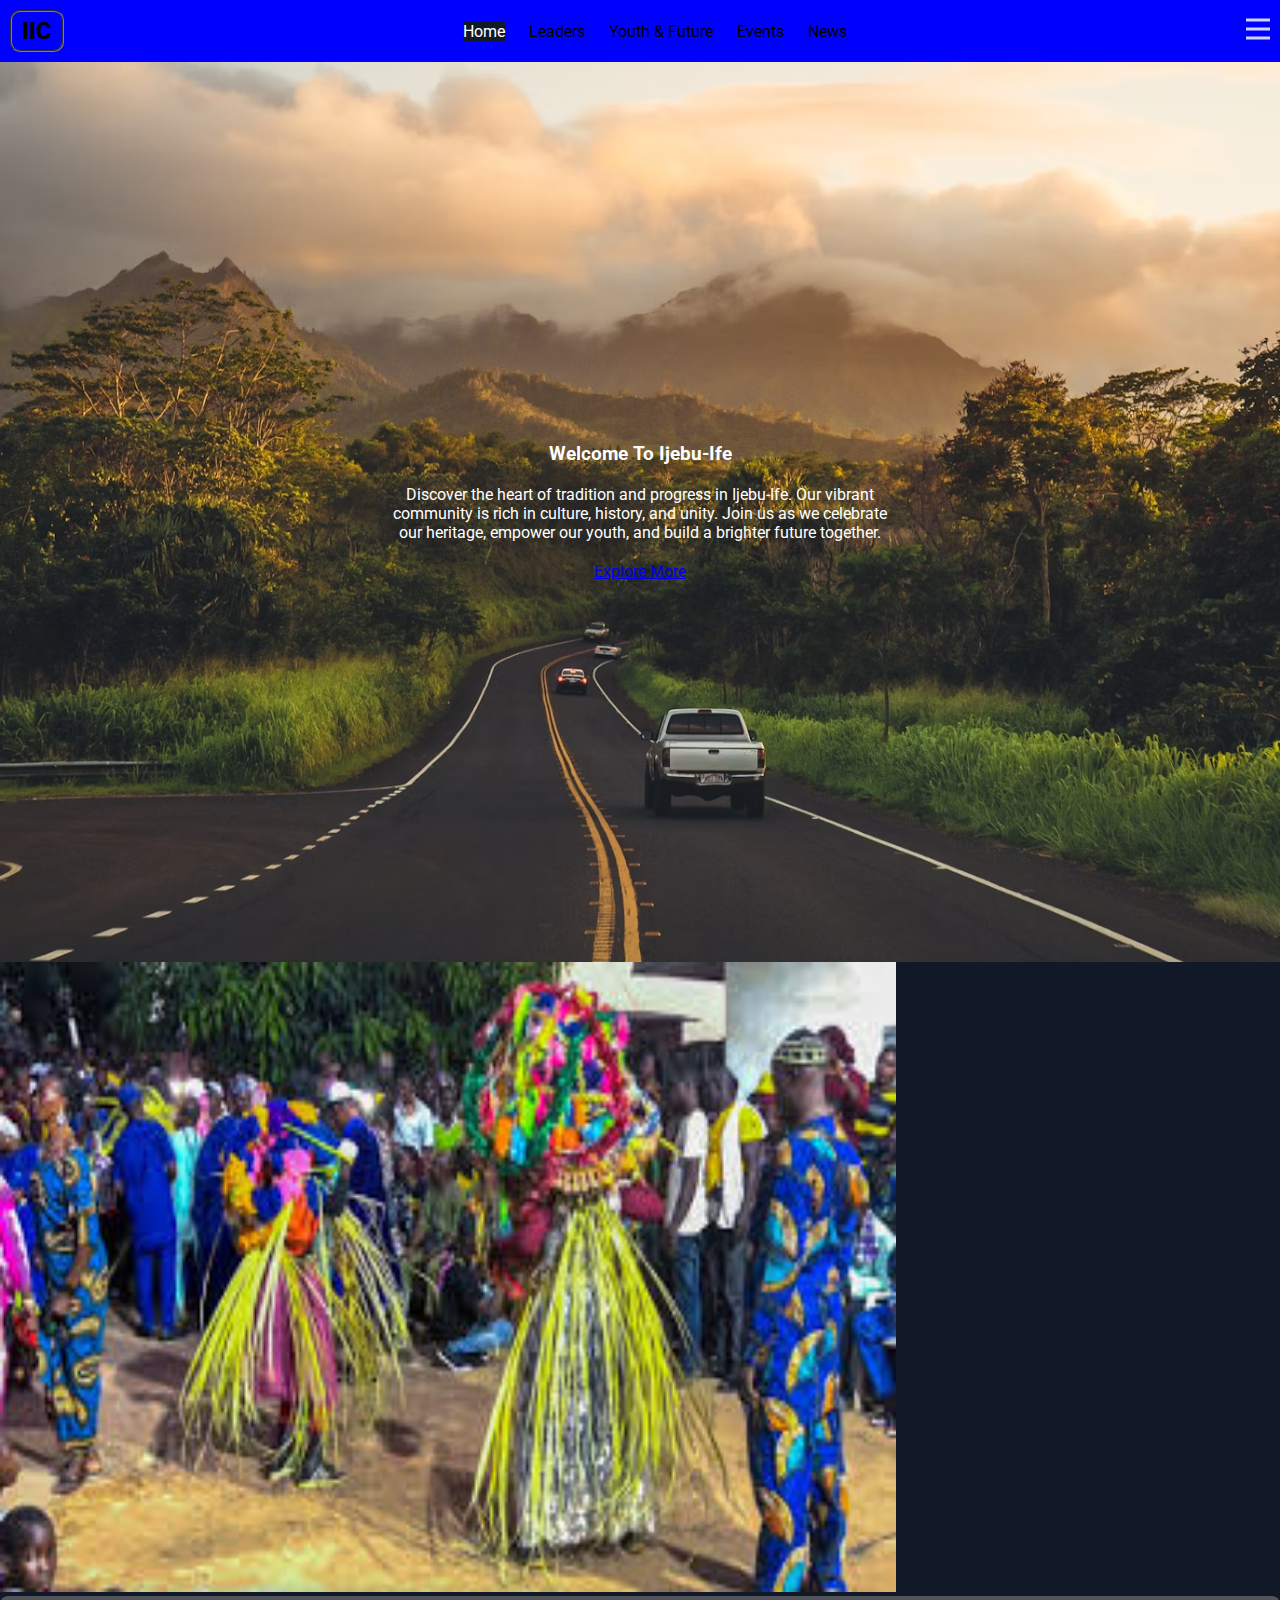
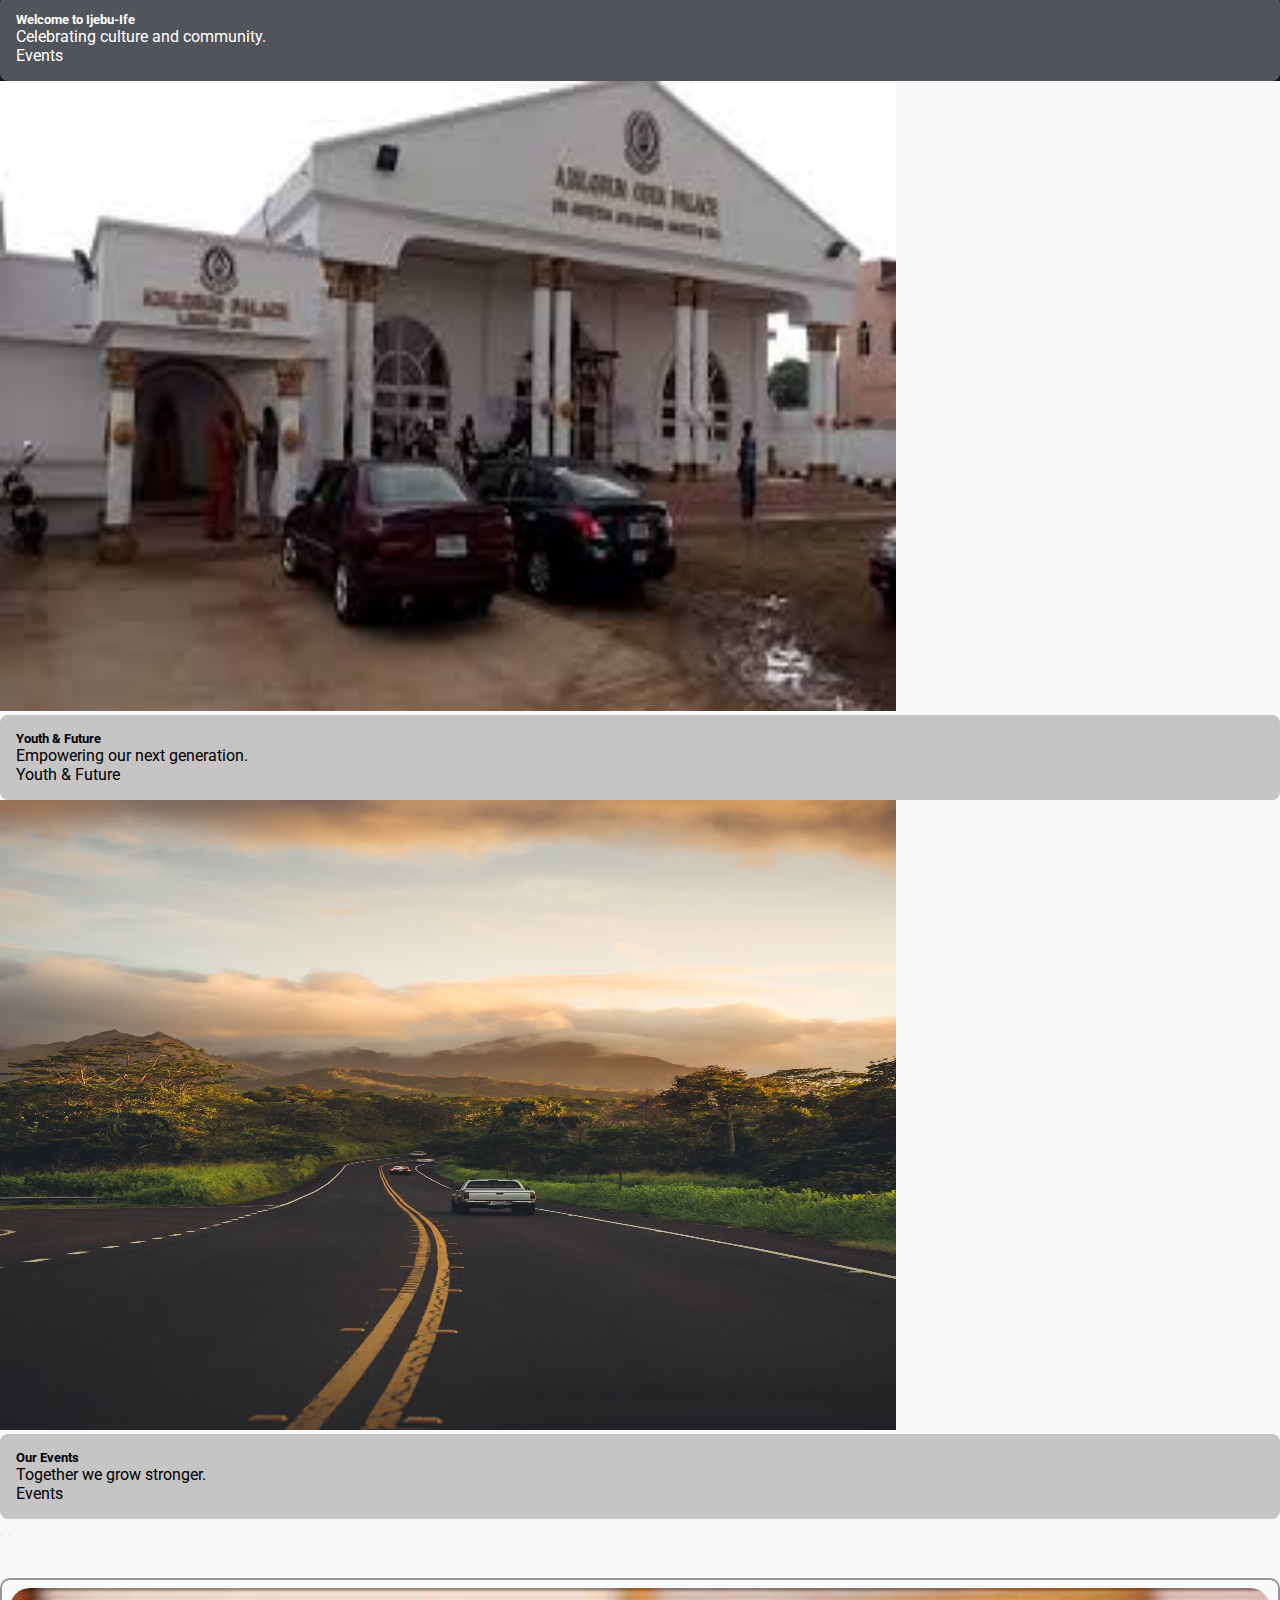
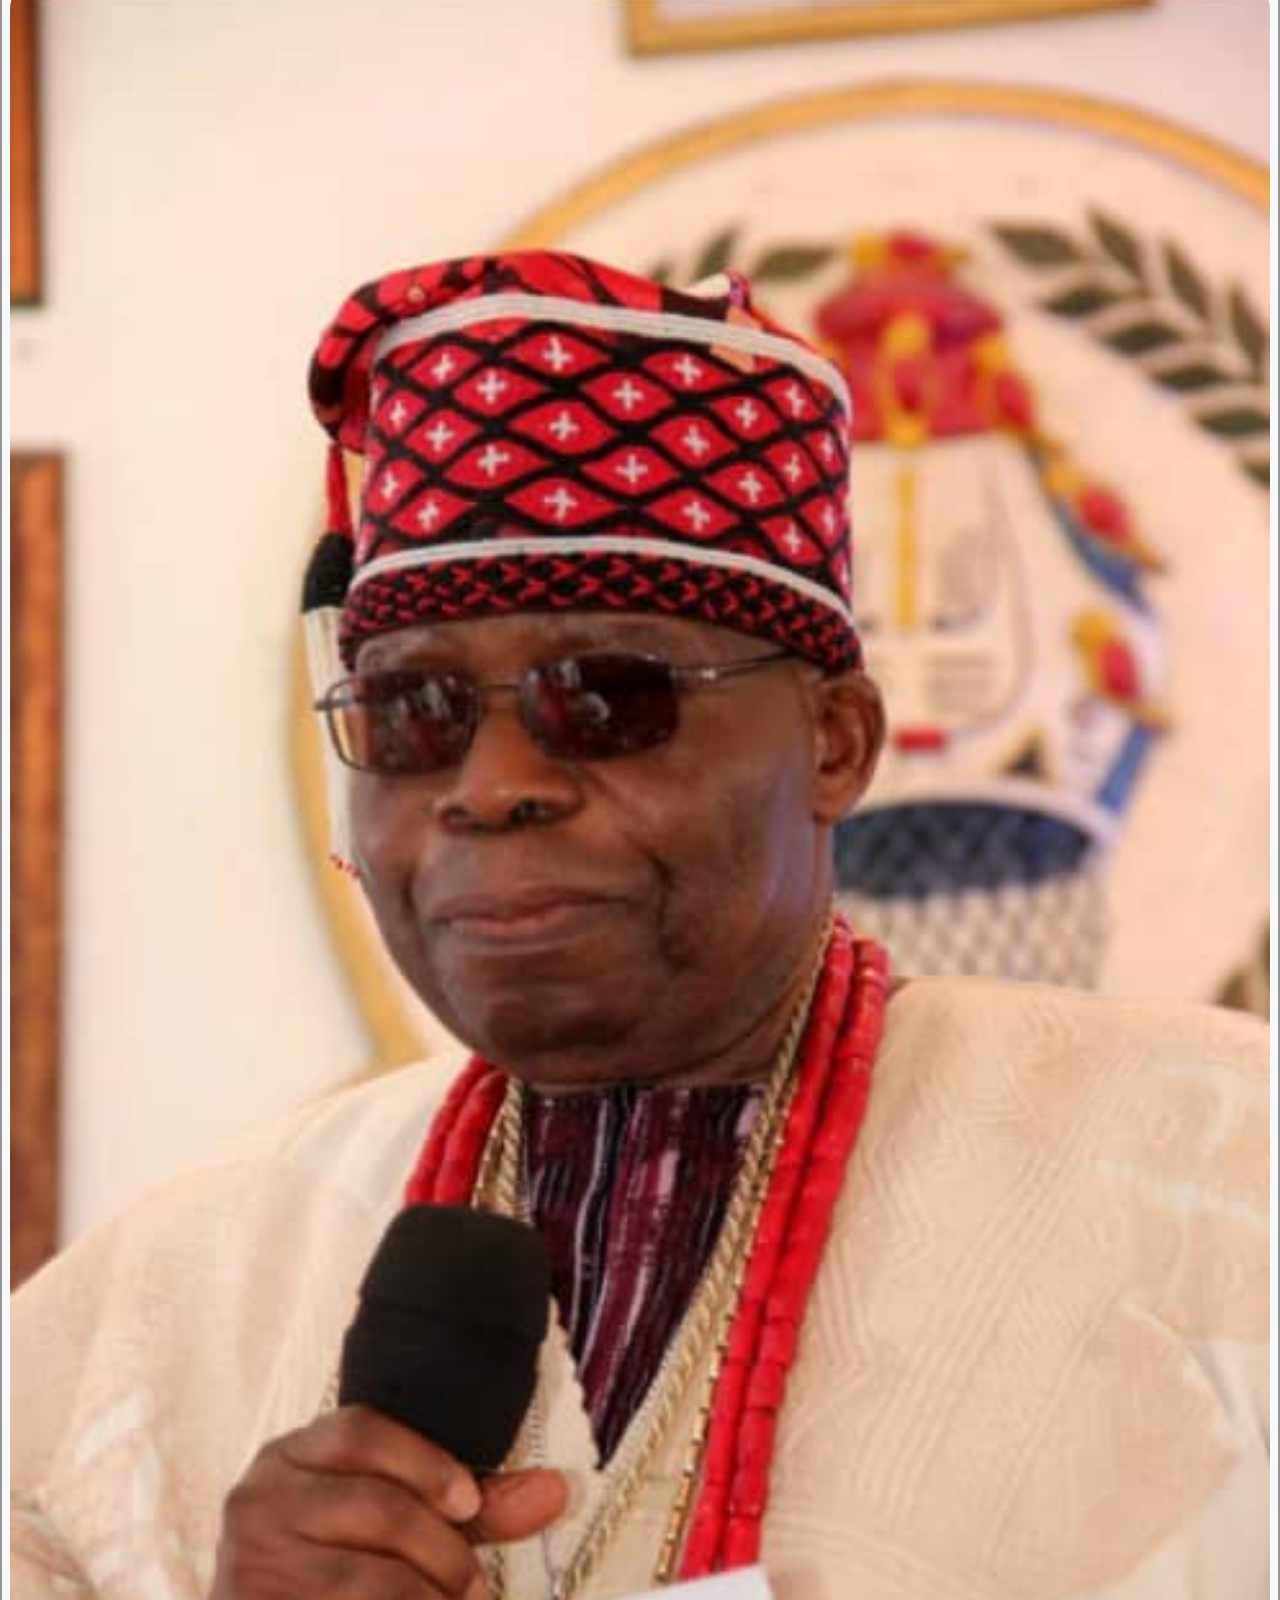
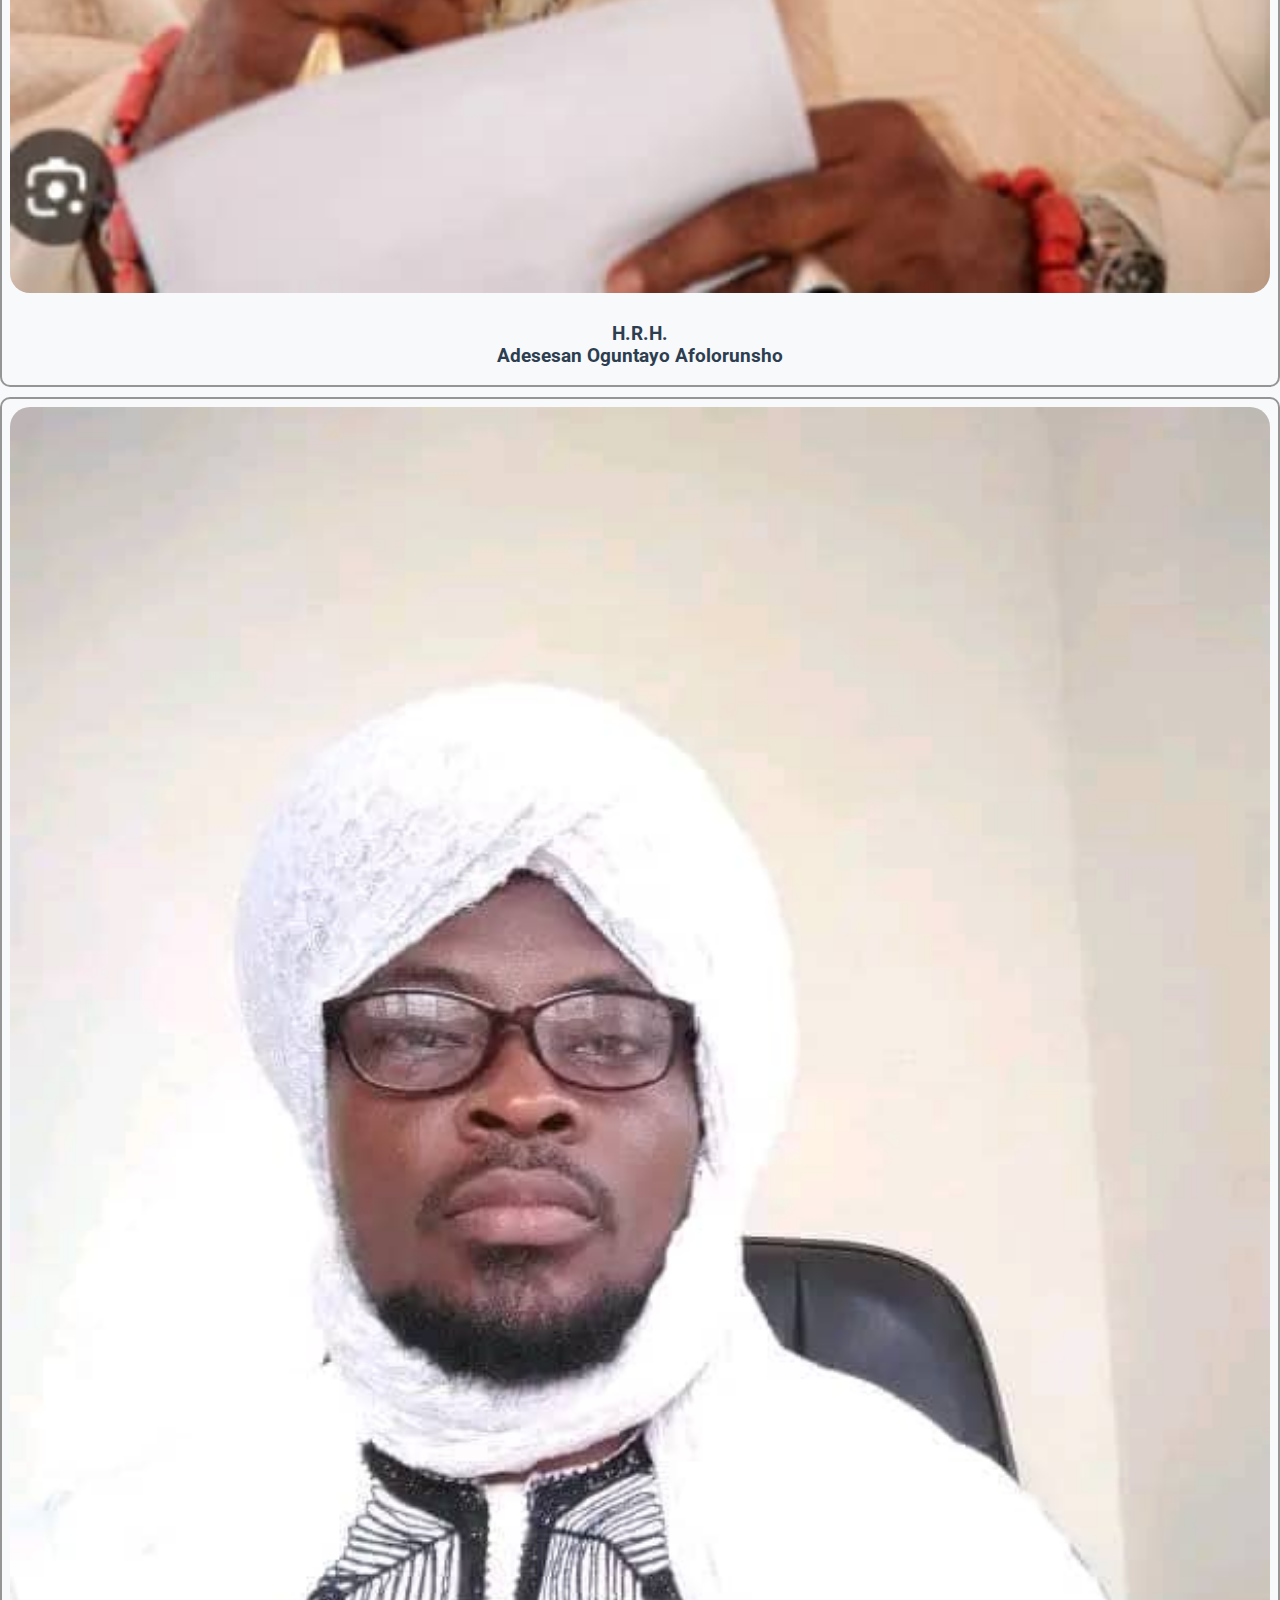
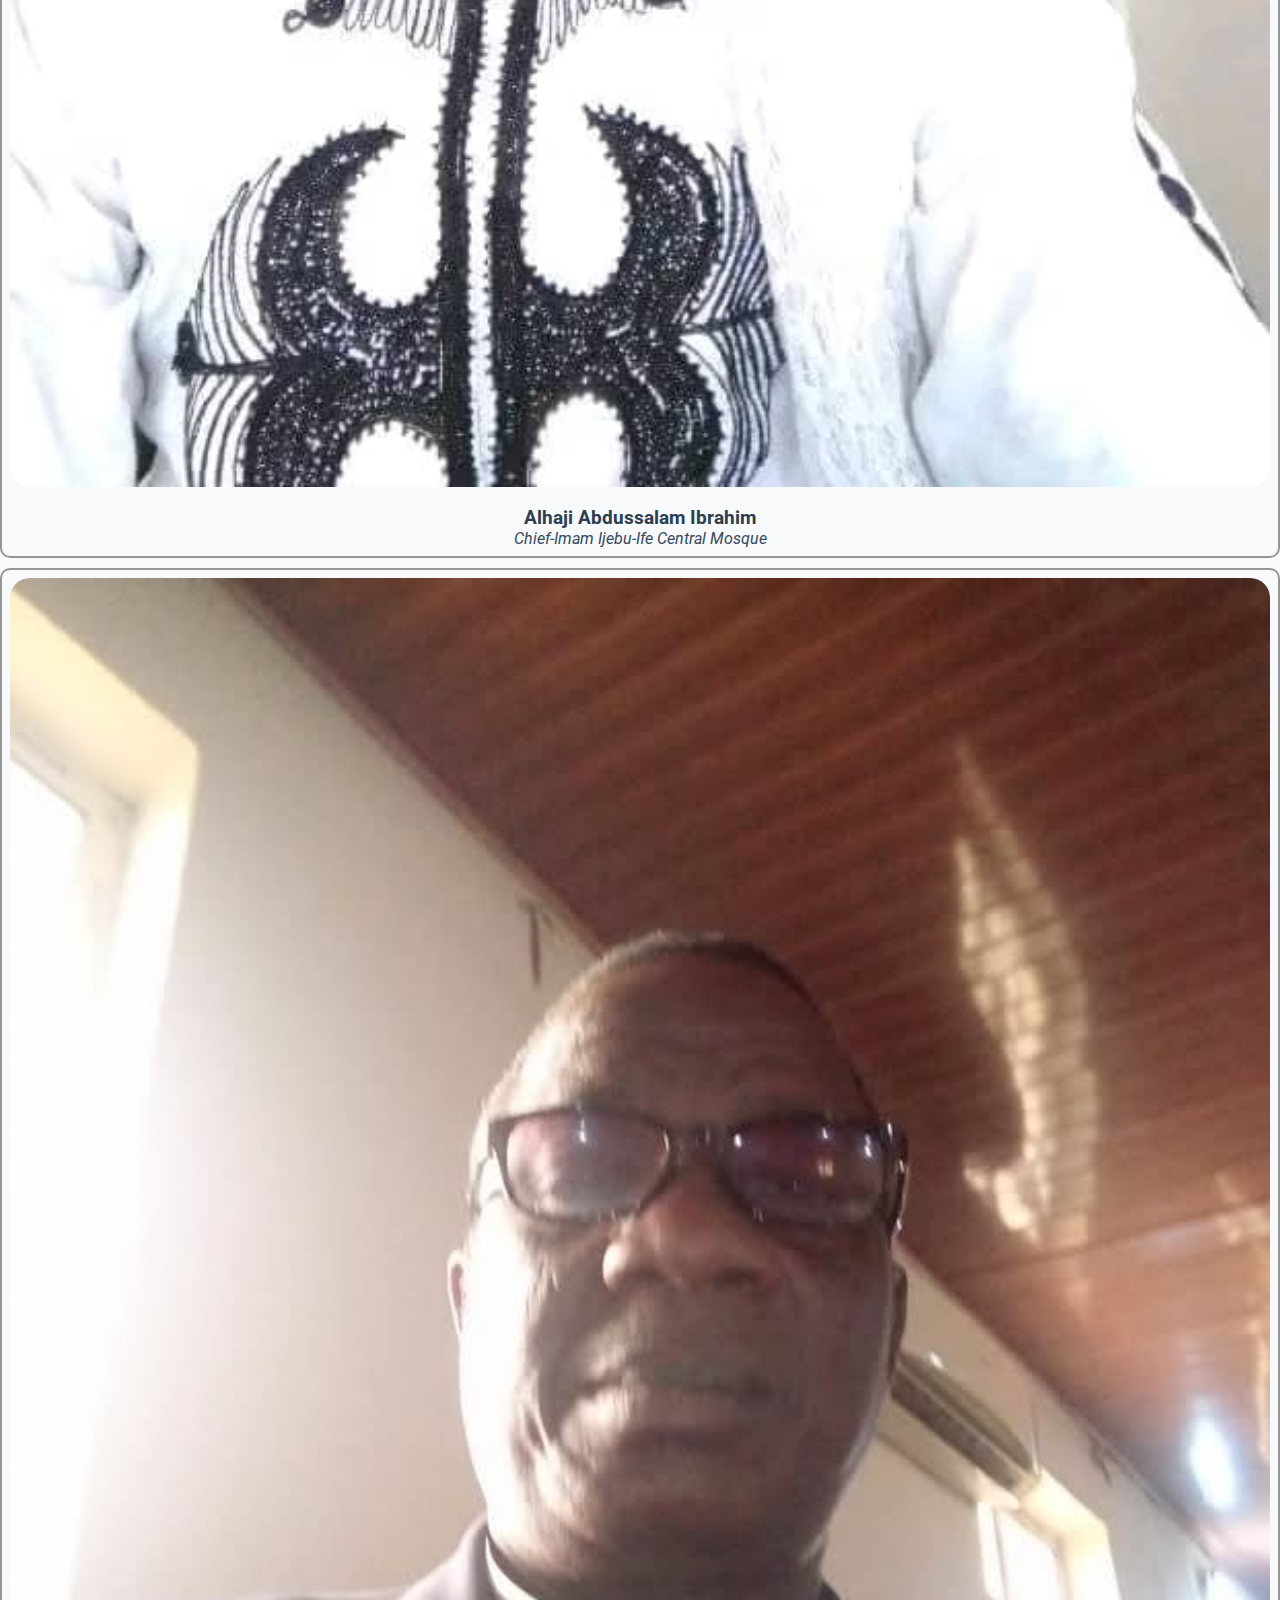
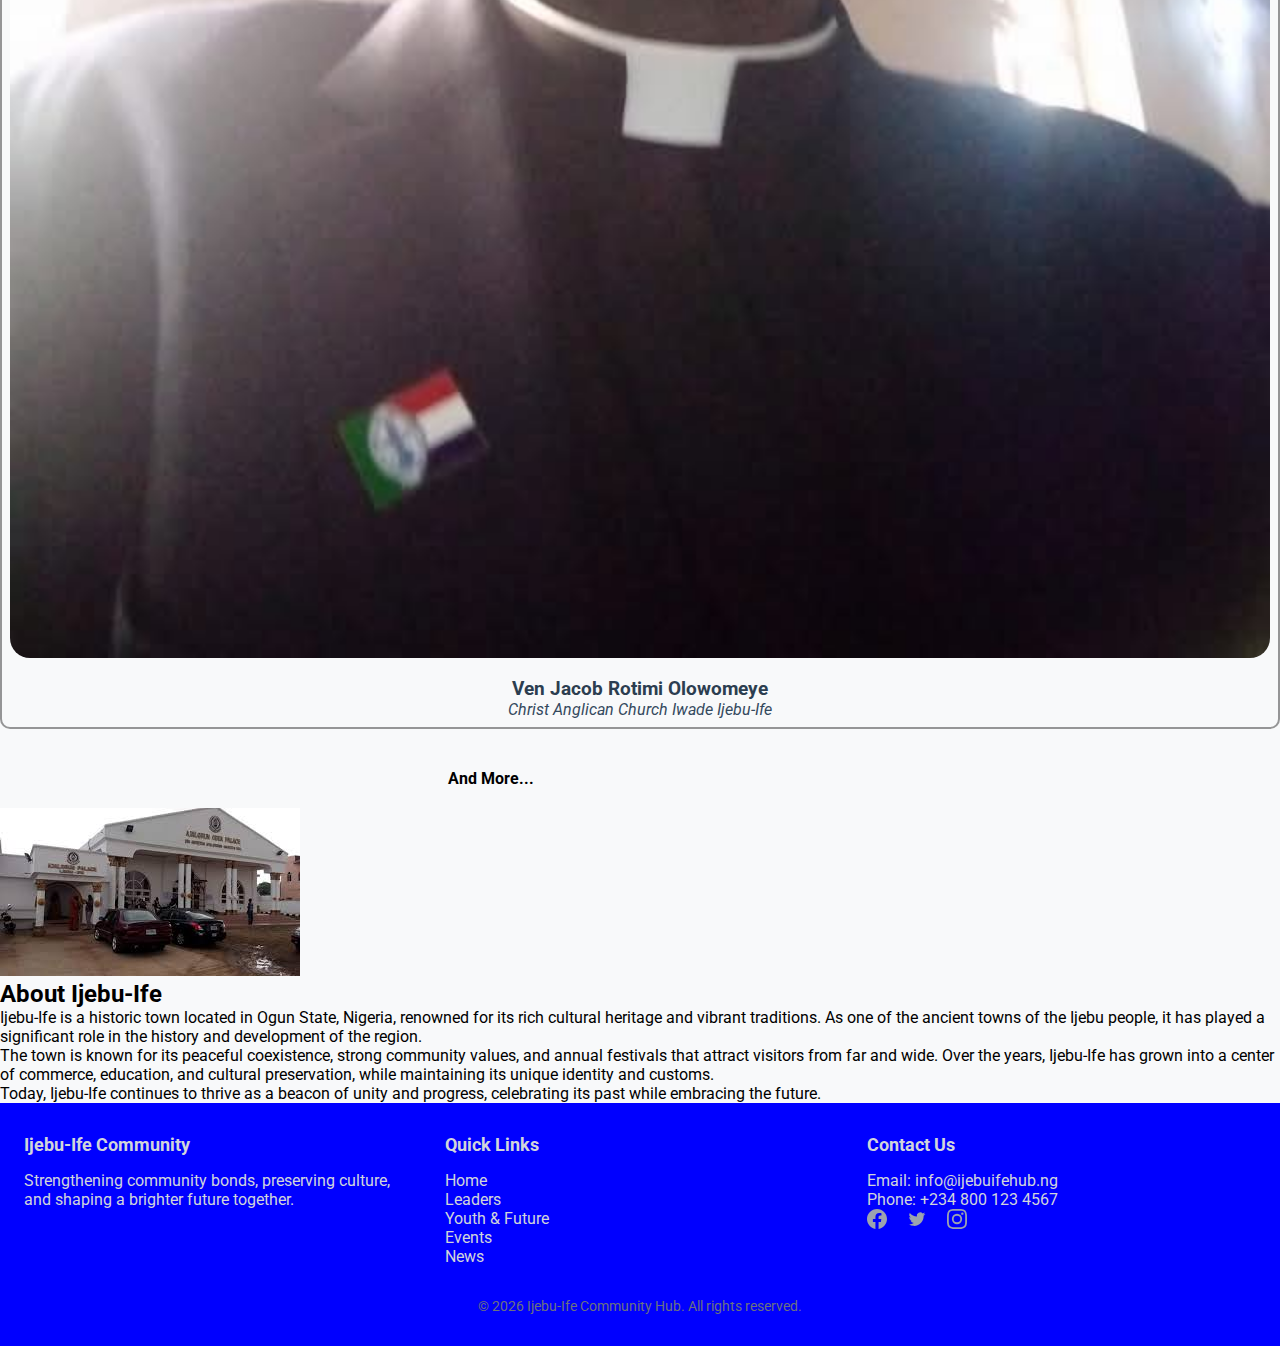
<file: index.html>
<!DOCTYPE html>
<html lang="en">
  <head>
    <meta charset="UTF-8" />
    <meta name="viewport" content="width=device-width, initial-scale=1.0" />
    <title>Home</title>
    <link
      href="https://cdn.jsdelivr.net/npm/bootstrap@5.3.6/dist/css/bootstrap.min.css"
      rel="stylesheet"
      integrity="sha384-4Q6Gf2aSP4eDXB8Miphtr37CMZZQ5oXLH2yaXMJ2w8e2ZtHTl7GptT4jmndRuHDT"
      crossorigin="anonymous"
    />
    <link rel="stylesheet" href="/style.css" />
    <link rel="shortcut icon" href="/images/favicon.png" type="image/x-icon" />
  </head>
  <body>
    <div class="home">
      <!-- nav-bars  -->

      <header>
        <div class="m-2 nav">
          <div class="logo homes">IIC</div>
          <nav>
            <ul id="desktop-nav">
              <li class="tabs homes p-2 rounded active">Home</li>
              <li class="tabs leaders p-2 rounded">Leaders</li>
              <li class="tabs youths p-2 rounded">Youth & Future</li>
              <li class="tabs events p-2 rounded">Events</li>
              <li class="tabs news p-2 rounded">News</li>
            </ul>
          </nav>
          <div class="d-md-none menu-bar">
            <img class="menuIcon" src="/images/menu.png" alt="" />
            <img class="hidden icon-close" src="/images/icon-close.svg" alt="">
          </div>
        </div>
      </header>

      <!-- hero section  -->

      <!-- Welcome Section for Ijebu-Ife -->
      <div class="hero">
        <section>
        <h3>Welcome To Ijebu-Ife</h3>
        <p>
          Discover the heart of tradition and progress in Ijebu-Ife. Our vibrant
          community is rich in culture, history, and unity. Join us as we
          celebrate our heritage, empower our youth, and build a brighter future
          together.
        </p>
        <a href="/index.html" class="btn btn-primary mt-3">Explore More</a></section>
      </div>

      <!-- carousel  -->
       <div id="heroCarousel" class="carousel slide my-2" data-bs-ride="carousel">
  <div class="carousel-inner">
    <div class="carousel-item active">
      <img src="/assests/festival.png" class="d-block img" alt="Ijebu Culture">
      <div class="carousel-caption  d-md-block">
        <h5>Welcome to Ijebu-Ife</h5>
        <p>Celebrating culture and community.</p>
              <li class="tabs events cell btn btn-primary p-2 rounded">Events</li>

      </div>
    </div>
    <div class="carousel-item">
      <img src="/assests/palace.png" class="d-block img" alt="Youth Empowerment">
      <div class="carousel-caption  d-md-block">
        <h5>Youth & Future</h5>
        <p>Empowering our next generation.</p>
              <li class="tabs youths cell btn btn-primary p-2 rounded">Youth & Future</li>
      </div>
    </div>
    <div class="carousel-item">
      <img src="/assests/image.png" class="d-block img" alt="Community Event">
      <div class="carousel-caption  d-md-block">
        <h5>Our Events</h5>
        <p>Together we grow stronger.</p>
              <li class="tabs events cell btn btn-primary p-2 rounded">Events</li>

      </div>
    </div>
  </div>

  <!-- Controls -->
  <button class="carousel-control-prev" type="button" data-bs-target="#heroCarousel" data-bs-slide="prev">
    <span class="carousel-control-prev-icon" aria-hidden="true"></span>
  </button>
  <button class="carousel-control-next" type="button" data-bs-target="#heroCarousel" data-bs-slide="next">
    <span class="carousel-control-next-icon" aria-hidden="true"></span>
  </button>
</div>

<!-- leaders  -->
 <div class="lead">
    <div class="row leads justify-content-center row-cols-1 row-cols-sm-2 row-cols-md-3 row-cols-lg-4 g-4">
      <div class="col">
        <div class="card h-100 shadow-sm chief">
          <img src="/assests/king.jpg" class="card-img-top" alt="Afolorunsho">
          <div class="card-body text-center">
            <h3 class="card-title tuga">H.R.H.<br>Adesesan Oguntayo Afolorunsho</h3>
            <p class="card-text"></p>
          </div>
        </div>
      </div>
      <div class="col">
        <div class="card h-100 shadow-sm chief">
          <img src="/assests/imam.jpg" class="card-img-top" alt="Abdussalam">
          <div class="card-body text-center">
            <h3 class="card-title">Alhaji Abdussalam Ibrahim</h3>
            <p class="card-text">Chief-Imam Ijebu-Ife Central Mosque</p>
          </div>
        </div>
      </div>
      <div class="col">
        <div class="card h-100 shadow-sm chief">
          <img src="/assests/pastor.jpg" class="card-img-top" alt="Jacob">
          <div class="card-body text-center">
            <h3 class="card-title">Ven Jacob Rotimi Olowomeye</h3>
            <p class="card-text">Christ Anglican Church Iwade Ijebu-Ife</p>
          </div>
        </div>
      </div>
      <!-- Add more leader cards here if needed -->
    </div>
    <div class="text-center mt-4">
      <h4 class="tabs leaders cell btn more btn-primary p-2 rounded d-inline-block">And More...</h4>
    </div>
</div>

<section class="about py-5 bg-light">
  <div class="container">
    <div class="row align-items-center">
      <div class="col-md-6 mb-4 mb-md-0">
        <img src="/assests/palace.png" alt="Ijebu-Ife History" class="img-fluid rounded shadow" />
      </div>
      <div class="col-md-6">
        <h2 class="mb-3">About Ijebu-Ife</h2>
        <p>
          Ijebu-Ife is a historic town located in Ogun State, Nigeria, renowned for its rich cultural heritage and vibrant traditions. As one of the ancient towns of the Ijebu people, it has played a significant role in the history and development of the region.
        </p>
        <p>
          The town is known for its peaceful coexistence, strong community values, and annual festivals that attract visitors from far and wide. Over the years, Ijebu-Ife has grown into a center of commerce, education, and cultural preservation, while maintaining its unique identity and customs.
        </p>
        <p>
          Today, Ijebu-Ife continues to thrive as a beacon of unity and progress, celebrating its past while embracing the future.
        </p>
      </div>
    </div>
  </div>
</section>

      <!-- Footer -->
      <footer>
        <div class="footer-grid">
          <div>
            <h4>Ijebu-Ife Community</h4>
            <p>
              Strengthening community bonds, preserving culture, and shaping a
              brighter future together.
            </p>
          </div>
          <div class="footer-links">
            <h4>Quick Links</h4>
            <li class="tabs homes rounded">Home</li>
            <li class="tabs leaders rounded">Leaders</li>

            <li class="tabs youths rounded">Youth & Future</li>
            <li class="tabs events rounded">Events</li>
            <li class="tabs news rounded ">News</li>
          </div>
          <div>
            <h4>Contact Us</h4>
            <p>Email: info@ijebuifehub.ng<br />Phone: +234 800 123 4567</p>
            <div class="social-icons">
              <a href="#"
                ><svg
                  xmlns="http://www.w3.org/2000/svg"
                  width="20"
                  height="20"
                  fill="currentColor"
                  viewBox="0 0 24 24"
                >
                  <path
                    d="M24 12.073c0-6.627-5.373-12-12-12s-12 5.373-12 12c0 5.99 4.388 10.954 10.125 11.854v-8.385H7.078v-3.47h3.047V9.43c0-3.007 1.792-4.669 4.533-4.669 1.312 0 2.686.235 2.686.235v2.953H15.83c-1.491 0-1.956.925-1.956 1.874v2.25h3.328l-.532 3.47h-2.796v8.385C19.612 23.027 24 18.062 24 12.073z"
                  /></svg
              ></a>
              <a href="#"
                ><svg
                  xmlns="http://www.w3.org/2000/svg"
                  width="20"
                  height="20"
                  fill="currentColor"
                  viewBox="0 0 24 24"
                >
                  <path
                    d="M8.29 20.251c7.547 0 11.675-6.253 11.675-11.675 0-.178 0-.355-.012-.53A8.348 8.348 0 0022 5.92a8.19 8.19 0 01-2.357.646 4.118 4.118 0 001.804-2.27 8.224 8.224 0 01-2.605.996 4.107 4.107 0 00-6.993 3.743 11.65 11.65 0 01-8.457-4.287 4.106 4.106 0 001.27 5.477A4.072 4.072 0 012.8 9.713v.052a4.105 4.105 0 003.292 4.022 4.095 4.095 0 01-1.853.07 4.108 4.108 0 003.834 2.85A8.233 8.233 0 012 18.407a11.616 11.616 0 006.29 1.84"
                  /></svg
              ></a>
              <a href="#"
                ><svg
                  xmlns="http://www.w3.org/2000/svg"
                  width="20"
                  height="20"
                  fill="currentColor"
                  viewBox="0 0 24 24"
                >
                  <path
                    d="M12 2.163c3.204 0 3.584.012 4.85.07 3.252.148 4.771 1.691 4.919 4.919.058 1.265.069 1.645.069 4.849 0 3.205-.012 3.584-.069 4.849-.149 3.225-1.664 4.771-4.919 4.919-1.266.058-1.645.07-4.85.07-3.204 0-3.584-.012-4.849-.07-3.26-.149-4.771-1.699-4.919-4.92-.058-1.265-.07-1.644-.07-4.849 0-3.204.013-3.583.07-4.849.149-3.227 1.664-4.771 4.919-4.919 1.266-.057 1.645-.069 4.849-.069zM12 0C8.74 0 8.333.014 7.053.072 2.695.272.273 2.69.073 7.052.014 8.333 0 8.74 0 12c0 3.26.014 3.668.072 4.948.2 4.358 2.618 6.78 6.98 6.98C8.333 23.986 8.74 24 12 24c3.26 0 3.668-.014 4.948-.072 4.354-.2 6.782-2.618 6.979-6.98.059-1.28.073-1.689.073-4.948 0-3.26-.014-3.667-.072-4.947-.196-4.354-2.617-6.78-6.979-6.98C15.668.014 15.26 0 12 0zm0 5.838a6.162 6.162 0 100 12.324 6.162 6.162 0 000-12.324zM12 16a4 4 0 110-8 4 4 0 010 8zm6.406-11.845a1.44 1.44 0 100 2.881 1.44 1.44 0 000-2.881z"
                  /></svg
              ></a>
            </div>
          </div>
        </div>
        <div class="footer-bottom">
          &copy; <span class="date"></span> Ijebu-Ife Community Hub. All rights
          reserved.
        </div>
      </footer>
    </div>
    <script src="/script/all.js"></script>

    <script
      src="https://cdn.jsdelivr.net/npm/bootstrap@5.3.6/dist/js/bootstrap.bundle.min.js"
      integrity="sha384-j1CDi7MgGQ12Z7Qab0qlWQ/Qqz24Gc6BM0thvEMVjHnfYGF0rmFCozFSxQBxwHKO"
      crossorigin="anonymous"
    ></script>
  </body>
</html>
</file>
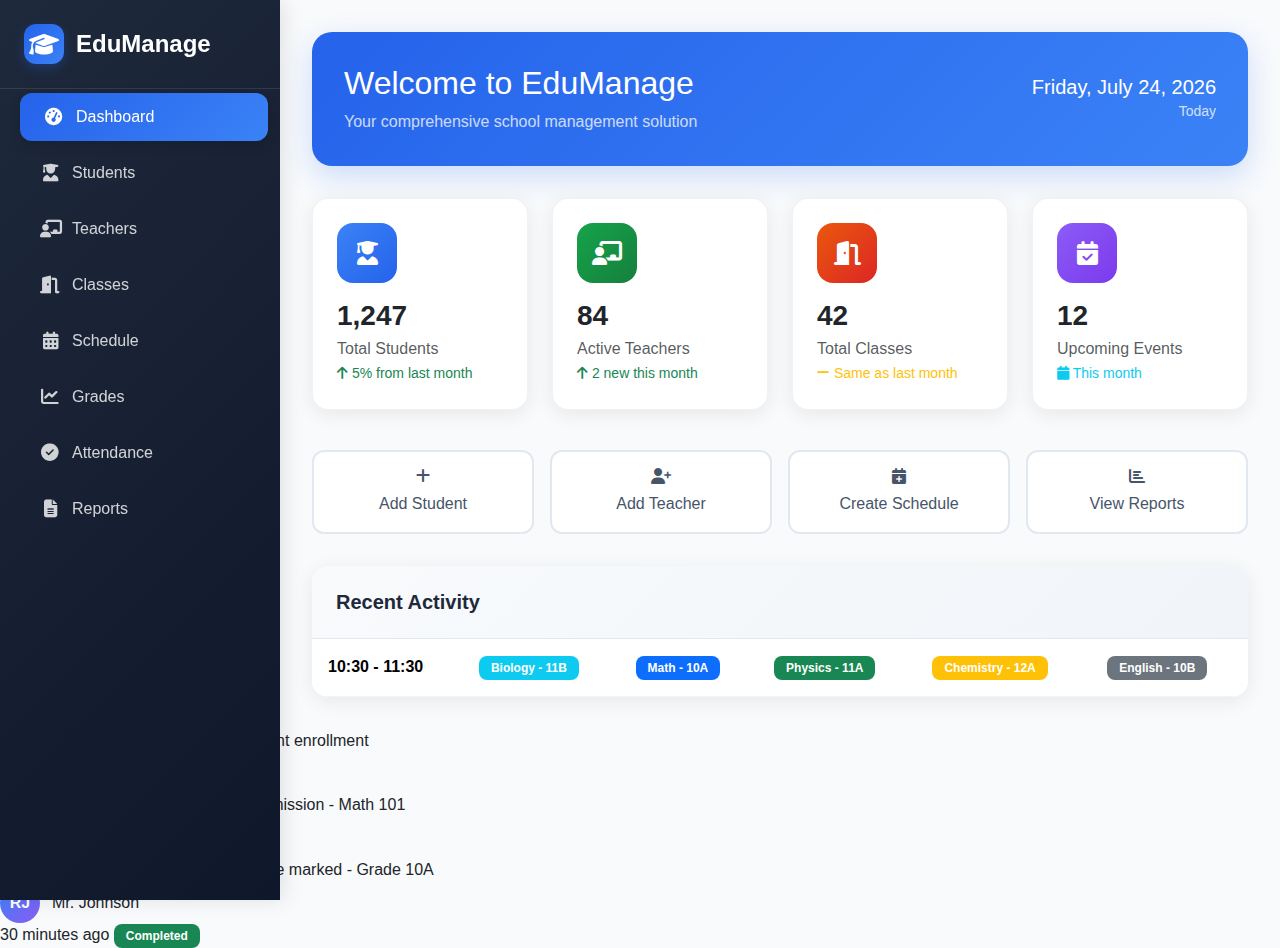
<file: indeex.html>
<!DOCTYPE html>
<html lang="en">
<head>
    <meta charset="UTF-8">
    <meta name="viewport" content="width=device-width, initial-scale=1.0">
    <title>EduManage - School Management System</title>
    <link href="https://cdnjs.cloudflare.com/ajax/libs/bootstrap/5.3.0/css/bootstrap.min.css" rel="stylesheet">
    <link href="https://cdnjs.cloudflare.com/ajax/libs/font-awesome/6.4.0/css/all.min.css" rel="stylesheet">
    <style>
        :root {
            --primary-color: #2563eb;
            --secondary-color: #64748b;
            --success-color: #16a34a;
            --warning-color: #ea580c;
            --danger-color: #dc2626;
            --sidebar-bg: #1e293b;
            --sidebar-hover: #334155;
        }

        body {
            background-color: #f8fafc;
            font-family: 'Inter', -apple-system, BlinkMacSystemFont, sans-serif;
        }

        .sidebar {
            background: linear-gradient(135deg, var(--sidebar-bg) 0%, #0f172a 100%);
            min-height: 100vh;
            width: 280px;
            position: fixed;
            left: 0;
            top: 0;
            z-index: 1000;
            transition: all 0.3s ease;
            box-shadow: 4px 0 20px rgba(0, 0, 0, 0.1);
        }

        .sidebar-brand {
            padding: 1.5rem;
            border-bottom: 1px solid rgba(255, 255, 255, 0.1);
        }

        .sidebar-brand h4 {
            color: white;
            font-weight: 700;
            margin: 0;
            display: flex;
            align-items: center;
            gap: 0.75rem;
        }

        .sidebar-brand .brand-icon {
            background: linear-gradient(135deg, var(--primary-color), #3b82f6);
            width: 40px;
            height: 40px;
            border-radius: 12px;
            display: flex;
            align-items: center;
            justify-content: center;
            box-shadow: 0 4px 12px rgba(37, 99, 235, 0.3);
        }

        .nav-link {
            color: rgba(255, 255, 255, 0.8) !important;
            padding: 0.75rem 1.5rem;
            margin: 0.25rem 1rem;
            border-radius: 12px;
            transition: all 0.3s ease;
            display: flex;
            align-items: center;
            gap: 0.75rem;
            font-weight: 500;
        }

        .nav-link:hover, .nav-link.active {
            background: var(--sidebar-hover);
            color: white !important;
            transform: translateX(4px);
            box-shadow: 0 4px 12px rgba(0, 0, 0, 0.15);
        }

        .nav-link.active {
            background: linear-gradient(135deg, var(--primary-color), #3b82f6);
        }

        .nav-link i {
            width: 20px;
            text-align: center;
            font-size: 1.1rem;
        }

        .main-content {
            margin-left: 280px;
            padding: 2rem;
            transition: all 0.3s ease;
        }

        .header-card {
            background: linear-gradient(135deg, var(--primary-color) 0%, #3b82f6 100%);
            border-radius: 20px;
            color: white;
            padding: 2rem;
            margin-bottom: 2rem;
            box-shadow: 0 10px 30px rgba(37, 99, 235, 0.2);
        }

        .stat-card {
            background: white;
            border-radius: 16px;
            padding: 1.5rem;
            box-shadow: 0 4px 20px rgba(0, 0, 0, 0.08);
            border: 1px solid rgba(0, 0, 0, 0.05);
            transition: all 0.3s ease;
            height: 100%;
        }

        .stat-card:hover {
            transform: translateY(-4px);
            box-shadow: 0 8px 30px rgba(0, 0, 0, 0.12);
        }

        .stat-icon {
            width: 60px;
            height: 60px;
            border-radius: 16px;
            display: flex;
            align-items: center;
            justify-content: center;
            font-size: 1.5rem;
            margin-bottom: 1rem;
        }

        .stat-icon.students { background: linear-gradient(135deg, #3b82f6, #2563eb); color: white; }
        .stat-icon.teachers { background: linear-gradient(135deg, #16a34a, #15803d); color: white; }
        .stat-icon.classes { background: linear-gradient(135deg, #ea580c, #dc2626); color: white; }
        .stat-icon.events { background: linear-gradient(135deg, #8b5cf6, #7c3aed); color: white; }

        .table-container {
            background: white;
            border-radius: 16px;
            box-shadow: 0 4px 20px rgba(0, 0, 0, 0.08);
            overflow: hidden;
            margin-top: 2rem;
        }

        .table-header {
            background: linear-gradient(135deg, #f8fafc, #f1f5f9);
            padding: 1.5rem;
            border-bottom: 1px solid #e2e8f0;
        }

        .table-title {
            font-size: 1.25rem;
            font-weight: 700;
            color: #1e293b;
            margin: 0;
        }

        .btn-primary {
            background: linear-gradient(135deg, var(--primary-color), #3b82f6);
            border: none;
            border-radius: 12px;
            padding: 0.5rem 1rem;
            font-weight: 600;
            transition: all 0.3s ease;
            box-shadow: 0 4px 12px rgba(37, 99, 235, 0.3);
        }

        .btn-primary:hover {
            transform: translateY(-2px);
            box-shadow: 0 6px 20px rgba(37, 99, 235, 0.4);
        }

        .btn-sm {
            padding: 0.375rem 0.75rem;
            font-size: 0.875rem;
            border-radius: 8px;
        }

        .badge {
            border-radius: 8px;
            padding: 0.375rem 0.75rem;
            font-weight: 600;
        }

        .table {
            margin: 0;
        }

        .table th {
            background: #f8fafc;
            color: #475569;
            font-weight: 600;
            border: none;
            padding: 1rem;
        }

        .table td {
            padding: 1rem;
            vertical-align: middle;
            border-color: #f1f5f9;
        }

        .avatar {
            width: 40px;
            height: 40px;
            border-radius: 50%;
            background: linear-gradient(135deg, #3b82f6, #8b5cf6);
            display: flex;
            align-items: center;
            justify-content: center;
            color: white;
            font-weight: 600;
            margin-right: 0.75rem;
        }

        .form-control, .form-select {
            border-radius: 12px;
            border: 2px solid #e2e8f0;
            padding: 0.75rem;
            transition: all 0.3s ease;
        }

        .form-control:focus, .form-select:focus {
            border-color: var(--primary-color);
            box-shadow: 0 0 0 0.2rem rgba(37, 99, 235, 0.25);
        }

        .modal-content {
            border-radius: 20px;
            border: none;
            box-shadow: 0 20px 60px rgba(0, 0, 0, 0.15);
        }

        .modal-header {
            background: linear-gradient(135deg, #f8fafc, #f1f5f9);
            border-bottom: 1px solid #e2e8f0;
            border-radius: 20px 20px 0 0;
        }

        .content-section {
            display: none;
        }

        .content-section.active {
            display: block;
        }

        .quick-actions {
            display: flex;
            gap: 1rem;
            margin-bottom: 2rem;
        }

        .action-btn {
            background: white;
            border: 2px solid #e2e8f0;
            border-radius: 12px;
            padding: 1rem;
            text-decoration: none;
            color: #475569;
            transition: all 0.3s ease;
            flex: 1;
            text-align: center;
        }

        .action-btn:hover {
            border-color: var(--primary-color);
            color: var(--primary-color);
            transform: translateY(-2px);
            box-shadow: 0 8px 25px rgba(37, 99, 235, 0.15);
            text-decoration: none;
        }

        @media (max-width: 768px) {
            .sidebar {
                transform: translateX(-100%);
            }

            .sidebar.show {
                transform: translateX(0);
            }

            .main-content {
                margin-left: 0;
                padding: 1rem;
            }
        }
    </style>
</head>
<body>
    <!-- Sidebar -->
    <nav class="sidebar">
        <div class="sidebar-brand">
            <h4>
                <div class="brand-icon">
                    <i class="fas fa-graduation-cap"></i>
                </div>
                EduManage
            </h4>
        </div>
        <ul class="nav flex-column">
            <li class="nav-item">
                <a class="nav-link active" href="#" onclick="showSection('dashboard')">
                    <i class="fas fa-tachometer-alt"></i>
                    Dashboard
                </a>
            </li>
            <li class="nav-item">
                <a class="nav-link" href="#" onclick="showSection('students')">
                    <i class="fas fa-user-graduate"></i>
                    Students
                </a>
            </li>
            <li class="nav-item">
                <a class="nav-link" href="#" onclick="showSection('teachers')">
                    <i class="fas fa-chalkboard-teacher"></i>
                    Teachers
                </a>
            </li>
            <li class="nav-item">
                <a class="nav-link" href="#" onclick="showSection('classes')">
                    <i class="fas fa-door-open"></i>
                    Classes
                </a>
            </li>
            <li class="nav-item">
                <a class="nav-link" href="#" onclick="showSection('schedule')">
                    <i class="fas fa-calendar-alt"></i>
                    Schedule
                </a>
            </li>
            <li class="nav-item">
                <a class="nav-link" href="#" onclick="showSection('grades')">
                    <i class="fas fa-chart-line"></i>
                    Grades
                </a>
            </li>
            <li class="nav-item">
                <a class="nav-link" href="#" onclick="showSection('attendance')">
                    <i class="fas fa-check-circle"></i>
                    Attendance
                </a>
            </li>
            <li class="nav-item">
                <a class="nav-link" href="#" onclick="showSection('reports')">
                    <i class="fas fa-file-alt"></i>
                    Reports
                </a>
            </li>
        </ul>
    </nav>

    <!-- Main Content -->
    <div class="main-content">
        <!-- Dashboard Section -->
        <div id="dashboard" class="content-section active">
            <div class="header-card">
                <div class="d-flex justify-content-between align-items-center">
                    <div>
                        <h2 class="mb-2">Welcome to EduManage</h2>
                        <p class="mb-0 opacity-75">Your comprehensive school management solution</p>
                    </div>
                    <div class="text-end">
                        <h5 class="mb-0" id="currentDate"></h5>
                        <small class="opacity-75">Today</small>
                    </div>
                </div>
            </div>

            <div class="row mb-4">
                <div class="col-lg-3 col-md-6 mb-3">
                    <div class="stat-card">
                        <div class="stat-icon students">
                            <i class="fas fa-user-graduate"></i>
                        </div>
                        <h3 class="fw-bold mb-1">1,247</h3>
                        <p class="text-muted mb-0">Total Students</p>
                        <small class="text-success"><i class="fas fa-arrow-up"></i> 5% from last month</small>
                    </div>
                </div>
                <div class="col-lg-3 col-md-6 mb-3">
                    <div class="stat-card">
                        <div class="stat-icon teachers">
                            <i class="fas fa-chalkboard-teacher"></i>
                        </div>
                        <h3 class="fw-bold mb-1">84</h3>
                        <p class="text-muted mb-0">Active Teachers</p>
                        <small class="text-success"><i class="fas fa-arrow-up"></i> 2 new this month</small>
                    </div>
                </div>
                <div class="col-lg-3 col-md-6 mb-3">
                    <div class="stat-card">
                        <div class="stat-icon classes">
                            <i class="fas fa-door-open"></i>
                        </div>
                        <h3 class="fw-bold mb-1">42</h3>
                        <p class="text-muted mb-0">Total Classes</p>
                        <small class="text-warning"><i class="fas fa-minus"></i> Same as last month</small>
                    </div>
                </div>
                <div class="col-lg-3 col-md-6 mb-3">
                    <div class="stat-card">
                        <div class="stat-icon events">
                            <i class="fas fa-calendar-check"></i>
                        </div>
                        <h3 class="fw-bold mb-1">12</h3>
                        <p class="text-muted mb-0">Upcoming Events</p>
                        <small class="text-info"><i class="fas fa-calendar"></i> This month</small>
                    </div>
                </div>
            </div>

            <div class="quick-actions">
                <a href="#" class="action-btn" onclick="showSection('students')">
                    <i class="fas fa-plus mb-2 d-block"></i>
                    Add Student
                </a>
                <a href="#" class="action-btn" onclick="showSection('teachers')">
                    <i class="fas fa-user-plus mb-2 d-block"></i>
                    Add Teacher
                </a>
                <a href="#" class="action-btn" onclick="showSection('schedule')">
                    <i class="fas fa-calendar-plus mb-2 d-block"></i>
                    Create Schedule
                </a>
                <a href="#" class="action-btn" onclick="showSection('reports')">
                    <i class="fas fa-chart-bar mb-2 d-block"></i>
                    View Reports
                </a>
            </div>

            <div class="table-container">
                <div class="table-header">
                    <h5 class="table-title">Recent Activity</h5>
                </div>
                <table class="table">
                    <thead>
                        <tr>
                            <td class="fw-semibold">10:30 - 11:30</td>
                            <td><span class="badge bg-info">Biology - 11B</span></td>
                            <td><span class="badge bg-primary">Math - 10A</span></td>
                            <td><span class="badge bg-success">Physics - 11A</span></td>
                            <td><span class="badge bg-warning">Chemistry - 12A</span></td>
                            <td><span class="badge bg-secondary">English - 10B</span></td>
                        </tr>
                    </tbody>
                </table>
            </div>
        </div>

        <!-- Grades Section -->
        <div id="grades" class="content-section">
            <div class="d-flex justify-content-between align-items-center mb-4">
                <h2>Grade Management</h2>
                <button class="btn btn-primary">
                    <i class="fas fa-plus"></i> Add Grades
                </button>
            </div>

            <div class="row mb-4">
                <div class="col-md-4">
                    <select class="form-select">
                        <option>Select Class</option>
                        <option>Grade 10A</option>
                        <option>Grade 10B</option>
                        <option>Grade 11A</option>
                    </select>
                </div>
                <div class="col-md-4">
                    <select class="form-select">
                        <option>Select Subject</option>
                        <option>Mathematics</option>
                        <option>Physics</option>
                        <option>Chemistry</option>
                        <option>Biology</option>
                    </select>
                </div>
                <div class="col-md-4">
                    <select class="form-select">
                        <option>Select Term</option>
                        <option>First Term</option>
                        <option>Second Term</option>
                        <option>Third Term</option>
                    </select>
                </div>
            </div>

            <div class="table-container">
                <div class="table-header">
                    <h5 class="table-title">Student Grades - Mathematics (Grade 10A)</h5>
                </div>
                <table class="table">
                    <thead>
                        <tr>
                            <th>Student</th>
                            <th>Test 1</th>
                            <th>Test 2</th>
                            <th>Assignment</th>
                            <th>Final Exam</th>
                            <th>Total</th>
                            <th>Grade</th>
                            <th>Actions</th>
                        </tr>
                    </thead>
                    <tbody>
                        <tr>
                            <td>
                                <div class="d-flex align-items-center">
                                    <div class="avatar">AJ</div>
                                    <span>Alice Johnson</span>
                                </div>
                            </td>
                            <td>85</td>
                            <td>92</td>
                            <td>78</td>
                            <td>88</td>
                            <td>86</td>
                            <td><span class="badge bg-success">A</span></td>
                            <td>
                                <button class="btn btn-sm btn-outline-primary">
                                    <i class="fas fa-edit"></i>
                                </button>
                            </td>
                        </tr>
                        <tr>
                            <td>
                                <div class="d-flex align-items-center">
                                    <div class="avatar">BS</div>
                                    <span>Bob Smith</span>
                                </div>
                            </td>
                            <td>76</td>
                            <td>82</td>
                            <td>90</td>
                            <td>79</td>
                            <td>82</td>
                            <td><span class="badge bg-primary">B+</span></td>
                            <td>
                                <button class="btn btn-sm btn-outline-primary">
                                    <i class="fas fa-edit"></i>
                                </button>
                            </td>
                        </tr>
                    </tbody>
                </table>
            </div>
        </div>

        <!-- Attendance Section -->
        <div id="attendance" class="content-section">
            <div class="d-flex justify-content-between align-items-center mb-4">
                <h2>Attendance Management</h2>
                <button class="btn btn-primary">
                    <i class="fas fa-check"></i> Mark Attendance
                </button>
            </div>

            <div class="row mb-4">
                <div class="col-md-4">
                    <select class="form-select">
                        <option>Select Class</option>
                        <option>Grade 10A</option>
                        <option>Grade 10B</option>
                        <option>Grade 11A</option>
                    </select>
                </div>
                <div class="col-md-4">
                    <input type="date" class="form-control" value="2024-01-15">
                </div>
                <div class="col-md-4">
                    <button class="btn btn-outline-secondary w-100">
                        <i class="fas fa-search"></i> View Attendance
                    </button>
                </div>
            </div>

            <div class="table-container">
                <div class="table-header">
                    <h5 class="table-title">Attendance Record - Grade 10A (Today)</h5>
                </div>
                <table class="table">
                    <thead>
                        <tr>
                            <th>Student</th>
                            <th>Student ID</th>
                            <th>Status</th>
                            <th>Time In</th>
                            <th>Time Out</th>
                            <th>Actions</th>
                        </tr>
                    </thead>
                    <tbody>
                        <tr>
                            <td>
                                <div class="d-flex align-items-center">
                                    <div class="avatar">AJ</div>
                                    <span>Alice Johnson</span>
                                </div>
                            </td>
                            <td>STU001</td>
                            <td><span class="badge bg-success">Present</span></td>
                            <td>08:15 AM</td>
                            <td>03:30 PM</td>
                            <td>
                                <button class="btn btn-sm btn-outline-warning">
                                    <i class="fas fa-edit"></i>
                                </button>
                            </td>
                        </tr>
                        <tr>
                            <td>
                                <div class="d-flex align-items-center">
                                    <div class="avatar">BS</div>
                                    <span>Bob Smith</span>
                                </div>
                            </td>
                            <td>STU002</td>
                            <td><span class="badge bg-warning">Late</span></td>
                            <td>08:45 AM</td>
                            <td>03:30 PM</td>
                            <td>
                                <button class="btn btn-sm btn-outline-warning">
                                    <i class="fas fa-edit"></i>
                                </button>
                            </td>
                        </tr>
                        <tr>
                            <td>
                                <div class="d-flex align-items-center">
                                    <div class="avatar">CD</div>
                                    <span>Carol Davis</span>
                                </div>
                            </td>
                            <td>STU003</td>
                            <td><span class="badge bg-danger">Absent</span></td>
                            <td>-</td>
                            <td>-</td>
                            <td>
                                <button class="btn btn-sm btn-outline-warning">
                                    <i class="fas fa-edit"></i>
                                </button>
                            </td>
                        </tr>
                    </tbody>
                </table>
            </div>
        </div>

        <!-- Reports Section -->
        <div id="reports" class="content-section">
            <div class="d-flex justify-content-between align-items-center mb-4">
                <h2>Reports & Analytics</h2>
                <button class="btn btn-primary">
                    <i class="fas fa-download"></i> Export Reports
                </button>
            </div>

            <div class="row mb-4">
                <div class="col-lg-3 col-md-6 mb-3">
                    <div class="stat-card text-center">
                        <div class="stat-icon students mx-auto">
                            <i class="fas fa-percentage"></i>
                        </div>
                        <h3 class="fw-bold mb-1">94.2%</h3>
                        <p class="text-muted mb-0">Average Attendance</p>
                    </div>
                </div>
                <div class="col-lg-3 col-md-6 mb-3">
                    <div class="stat-card text-center">
                        <div class="stat-icon teachers mx-auto">
                            <i class="fas fa-chart-line"></i>
                        </div>
                        <h3 class="fw-bold mb-1">87.5%</h3>
                        <p class="text-muted mb-0">Pass Rate</p>
                    </div>
                </div>
                <div class="col-lg-3 col-md-6 mb-3">
                    <div class="stat-card text-center">
                        <div class="stat-icon classes mx-auto">
                            <i class="fas fa-star"></i>
                        </div>
                        <h3 class="fw-bold mb-1">4.2</h3>
                        <p class="text-muted mb-0">Average GPA</p>
                    </div>
                </div>
                <div class="col-lg-3 col-md-6 mb-3">
                    <div class="stat-card text-center">
                        <div class="stat-icon events mx-auto">
                            <i class="fas fa-trophy"></i>
                        </div>
                        <h3 class="fw-bold mb-1">15</h3>
                        <p class="text-muted mb-0">Honor Students</p>
                    </div>
                </div>
            </div>

            <div class="row">
                <div class="col-md-6">
                    <div class="table-container">
                        <div class="table-header">
                            <h5 class="table-title">Top Performing Classes</h5>
                        </div>
                        <table class="table">
                            <thead>
                                <tr>
                                    <th>Class</th>
                                    <th>Average Grade</th>
                                    <th>Attendance</th>
                                </tr>
                            </thead>
                            <tbody>
                                <tr>
                                    <td>Grade 12A</td>
                                    <td><span class="badge bg-success">92.5%</span></td>
                                    <td>96.8%</td>
                                </tr>
                                <tr>
                                    <td>Grade 11B</td>
                                    <td><span class="badge bg-success">89.3%</span></td>
                                    <td>94.2%</td>
                                </tr>
                                <tr>
                                    <td>Grade 10A</td>
                                    <td><span class="badge bg-primary">85.7%</span></td>
                                    <td>93.5%</td>
                                </tr>
                            </tbody>
                        </table>
                    </div>
                </div>
                <div class="col-md-6">
                    <div class="table-container">
                        <div class="table-header">
                            <h5 class="table-title">Subject Performance</h5>
                        </div>
                        <table class="table">
                            <thead>
                                <tr>
                                    <th>Subject</th>
                                    <th>Average Grade</th>
                                    <th>Pass Rate</th>
                                </tr>
                            </thead>
                            <tbody>
                                <tr>
                                    <td>Mathematics</td>
                                    <td><span class="badge bg-success">88.2%</span></td>
                                    <td>92.1%</td>
                                </tr>
                                <tr>
                                    <td>Physics</td>
                                    <td><span class="badge bg-primary">85.6%</span></td>
                                    <td>89.3%</td>
                                </tr>
                                <tr>
                                    <td>Chemistry</td>
                                    <td><span class="badge bg-primary">82.4%</span></td>
                                    <td>87.5%</td>
                                </tr>
                            </tbody>
                        </table>
                    </div>
                </div>
            </div>
        </div>
    </div>

    <!-- Add Student Modal -->
    <div class="modal fade" id="addStudentModal" tabindex="-1">
        <div class="modal-dialog modal-lg">
            <div class="modal-content">
                <div class="modal-header">
                    <h5 class="modal-title">Add New Student</h5>
                    <button type="button" class="btn-close" data-bs-dismiss="modal"></button>
                </div>
                <div class="modal-body">
                    <form id="addStudentForm">
                        <div class="row">
                            <div class="col-md-6">
                                <div class="mb-3">
                                    <label class="form-label">First Name</label>
                                    <input type="text" class="form-control" required>
                                </div>
                            </div>
                            <div class="col-md-6">
                                <div class="mb-3">
                                    <label class="form-label">Last Name</label>
                                    <input type="text" class="form-control" required>
                                </div>
                            </div>
                        </div>
                        <div class="row">
                            <div class="col-md-6">
                                <div class="mb-3">
                                    <label class="form-label">Email</label>
                                    <input type="email" class="form-control" required>
                                </div>
                            </div>
                            <div class="col-md-6">
                                <div class="mb-3">
                                    <label class="form-label">Phone</label>
                                    <input type="tel" class="form-control" required>
                                </div>
                            </div>
                        </div>
                        <div class="row">
                            <div class="col-md-4">
                                <div class="mb-3">
                                    <label class="form-label">Date of Birth</label>
                                    <input type="date" class="form-control" required>
                                </div>
                            </div>
                            <div class="col-md-4">
                                <div class="mb-3">
                                    <label class="form-label">Grade</label>
                                    <select class="form-select" required>
                                        <option value="">Select Grade</option>
                                        <option value="9">Grade 9</option>
                                        <option value="10">Grade 10</option>
                                        <option value="11">Grade 11</option>
                                        <option value="12">Grade 12</option>
                                    </select>
                                </div>
                            </div>
                            <div class="col-md-4">
                                <div class="mb-3">
                                    <label class="form-label">Class</label>
                                    <select class="form-select" required>
                                        <option value="">Select Class</option>
                                        <option value="A">Section A</option>
                                        <option value="B">Section B</option>
                                        <option value="C">Section C</option>
                                    </select>
                                </div>
                            </div>
                        </div>
                        <div class="mb-3">
                            <label class="form-label">Address</label>
                            <textarea class="form-control" rows="3"></textarea>
                        </div>
                        <div class="row">
                            <div class="col-md-6">
                                <div class="mb-3">
                                    <label class="form-label">Parent/Guardian Name</label>
                                    <input type="text" class="form-control" required>
                                </div>
                            </div>
                            <div class="col-md-6">
                                <div class="mb-3">
                                    <label class="form-label">Parent/Guardian Phone</label>
                                    <input type="tel" class="form-control" required>
                                </div>
                            </div>
                        </div>
                    </form>
                </div>
                <div class="modal-footer">
                    <button type="button" class="btn btn-secondary" data-bs-dismiss="modal">Cancel</button>
                    <button type="button" class="btn btn-primary" onclick="addStudent()">Add Student</button>
                </div>
            </div>
        </div>
    </div>

    <!-- Add Teacher Modal -->
    <div class="modal fade" id="addTeacherModal" tabindex="-1">
        <div class="modal-dialog modal-lg">
            <div class="modal-content">
                <div class="modal-header">
                    <h5 class="modal-title">Add New Teacher</h5>
                    <button type="button" class="btn-close" data-bs-dismiss="modal"></button>
                </div>
                <div class="modal-body">
                    <form id="addTeacherForm">
                        <div class="row">
                            <div class="col-md-6">
                                <div class="mb-3">
                                    <label class="form-label">First Name</label>
                                    <input type="text" class="form-control" required>
                                </div>
                            </div>
                            <div class="col-md-6">
                                <div class="mb-3">
                                    <label class="form-label">Last Name</label>
                                    <input type="text" class="form-control" required>
                                </div>
                            </div>
                        </div>
                        <div class="row">
                            <div class="col-md-6">
                                <div class="mb-3">
                                    <label class="form-label">Email</label>
                                    <input type="email" class="form-control" required>
                                </div>
                            </div>
                            <div class="col-md-6">
                                <div class="mb-3">
                                    <label class="form-label">Phone</label>
                                    <input type="tel" class="form-control" required>
                                </div>
                            </div>
                        </div>
                        <div class="row">
                            <div class="col-md-6">
                                <div class="mb-3">
                                    <label class="form-label">Subject Specialization</label>
                                    <select class="form-select" required>
                                        <option value="">Select Subject</option>
                                        <option value="mathematics">Mathematics</option>
                                        <option value="physics">Physics</option>
                                        <option value="chemistry">Chemistry</option>
                                        <option value="biology">Biology</option>
                                        <option value="english">English</option>
                                        <option value="history">History</option>
                                    </select>
                                </div>
                            </div>
                            <div class="col-md-6">
                                <div class="mb-3">
                                    <label class="form-label">Qualification</label>
                                    <input type="text" class="form-control" placeholder="e.g., M.Sc. Mathematics" required>
                                </div>
                            </div>
                        </div>
                        <div class="row">
                            <div class="col-md-6">
                                <div class="mb-3">
                                    <label class="form-label">Experience (Years)</label>
                                    <input type="number" class="form-control" min="0" required>
                                </div>
                            </div>
                            <div class="col-md-6">
                                <div class="mb-3">
                                    <label class="form-label">Date of Joining</label>
                                    <input type="date" class="form-control" required>
                                </div>
                            </div>
                        </div>
                        <div class="mb-3">
                            <label class="form-label">Address</label>
                            <textarea class="form-control" rows="3"></textarea>
                        </div>
                    </form>
                </div>
                <div class="modal-footer">
                    <button type="button" class="btn btn-secondary" data-bs-dismiss="modal">Cancel</button>
                    <button type="button" class="btn btn-primary" onclick="addTeacher()">Add Teacher</button>
                </div>
            </div>
        </div>
    </div>

    <!-- Add Class Modal -->
    <div class="modal fade" id="addClassModal" tabindex="-1">
        <div class="modal-dialog">
            <div class="modal-content">
                <div class="modal-header">
                    <h5 class="modal-title">Add New Class</h5>
                    <button type="button" class="btn-close" data-bs-dismiss="modal"></button>
                </div>
                <div class="modal-body">
                    <form id="addClassForm">
                        <div class="mb-3">
                            <label class="form-label">Class Name</label>
                            <input type="text" class="form-control" placeholder="e.g., Grade 10C" required>
                        </div>
                        <div class="mb-3">
                            <label class="form-label">Grade Level</label>
                            <select class="form-select" required>
                                <option value="">Select Grade</option>
                                <option value="9">Grade 9</option>
                                <option value="10">Grade 10</option>
                                <option value="11">Grade 11</option>
                                <option value="12">Grade 12</option>
                            </select>
                        </div>
                        <div class="mb-3">
                            <label class="form-label">Class Teacher</label>
                            <select class="form-select" required>
                                <option value="">Select Teacher</option>
                                <option value="martinez">Mrs. Martinez</option>
                                <option value="johnson">Dr. Johnson</option>
                                <option value="wilson">Ms. Wilson</option>
                            </select>
                        </div>
                        <div class="mb-3">
                            <label class="form-label">Room Number</label>
                            <input type="text" class="form-control" placeholder="e.g., 205" required>
                        </div>
                        <div class="mb-3">
                            <label class="form-label">Maximum Capacity</label>
                            <input type="number" class="form-control" min="1" max="50" value="30" required>
                        </div>
                    </form>
                </div>
                <div class="modal-footer">
                    <button type="button" class="btn btn-secondary" data-bs-dismiss="modal">Cancel</button>
                    <button type="button" class="btn btn-primary" onclick="addClass()">Add Class</button>
                </div>
            </div>
        </div>
    </div>

    <script src="https://cdnjs.cloudflare.com/ajax/libs/bootstrap/5.3.0/js/bootstrap.bundle.min.js"></script>
    <script>
        // Initialize current date
        document.getElementById('currentDate').textContent = new Date().toLocaleDateString('en-US', {
            weekday: 'long',
            year: 'numeric',
            month: 'long',
            day: 'numeric'
        });

        // Navigation functionality
        function showSection(sectionId) {
            // Hide all sections
            const sections = document.querySelectorAll('.content-section');
            sections.forEach(section => {
                section.classList.remove('active');
            });

            // Show selected section
            document.getElementById(sectionId).classList.add('active');

            // Update active nav link
            const navLinks = document.querySelectorAll('.nav-link');
            navLinks.forEach(link => {
                link.classList.remove('active');
            });
            event.target.classList.add('active');
        }

        // Student search functionality
        document.getElementById('studentSearch')?.addEventListener('input', function(e) {
            const searchTerm = e.target.value.toLowerCase();
            const tableRows = document.querySelectorAll('#studentsTable tbody tr');
            
            tableRows.forEach(row => {
                const studentName = row.querySelector('td .fw-semibold').textContent.toLowerCase();
                const studentEmail = row.querySelector('td small').textContent.toLowerCase();
                
                if (studentName.includes(searchTerm) || studentEmail.includes(searchTerm)) {
                    row.style.display = '';
                } else {
                    row.style.display = 'none';
                }
            });
        });

        // Grade filter functionality
        document.getElementById('gradeFilter')?.addEventListener('change', function(e) {
            const selectedGrade = e.target.value;
            const tableRows = document.querySelectorAll('#studentsTable tbody tr');
            
            tableRows.forEach(row => {
                const rowGrade = row.cells[2].textContent;
                
                if (!selectedGrade || rowGrade.includes(selectedGrade)) {
                    row.style.display = '';
                } else {
                    row.style.display = 'none';
                }
            });
        });

        // Add student functionality
        function addStudent() {
            const form = document.getElementById('addStudentForm');
            const formData = new FormData(form);
            
            // Here you would typically send the data to your backend
            // For demo purposes, we'll just show a success message
            alert('Student added successfully!');
            
            // Close modal and reset form
            const modal = bootstrap.Modal.getInstance(document.getElementById('addStudentModal'));
            modal.hide();
            form.reset();
            
            // In a real application, you would refresh the student list here
        }

        // Add teacher functionality
        function addTeacher() {
            const form = document.getElementById('addTeacherForm');
            const formData = new FormData(form);
            
            alert('Teacher added successfully!');
            
            const modal = bootstrap.Modal.getInstance(document.getElementById('addTeacherModal'));
            modal.hide();
            form.reset();
        }

        // Add class functionality
        function addClass() {
            const form = document.getElementById('addClassForm');
            const formData = new FormData(form);
            
            alert('Class added successfully!');
            
            const modal = bootstrap.Modal.getInstance(document.getElementById('addClassModal'));
            modal.hide();
            form.reset();
        }

        // Simulate real-time updates
        function updateStats() {
            // This would typically fetch real data from your backend
            const stats = [
                { id: 'students', value: Math.floor(Math.random() * 50) + 1200 },
                { id: 'teachers', value: Math.floor(Math.random() * 10) + 80 },
                { id: 'classes', value: Math.floor(Math.random() * 5) + 40 }
            ];

            // Update would happen here in a real application
        }

        // Initialize tooltips and other Bootstrap components
        document.addEventListener('DOMContentLoaded', function() {
            // Initialize any tooltips
            const tooltipTriggerList = [].slice.call(document.querySelectorAll('[data-bs-toggle="tooltip"]'));
            const tooltipList = tooltipTriggerList.map(function (tooltipTriggerEl) {
                return new bootstrap.Tooltip(tooltipTriggerEl);
            });

            // Set up periodic updates (in a real app, this would be WebSocket or polling)
            setInterval(updateStats, 30000); // Update every 30 seconds
        });

        // Mobile sidebar toggle (for responsive design)
        function toggleSidebar() {
            const sidebar = document.querySelector('.sidebar');
            sidebar.classList.toggle('show');
        }

        // Add event listeners for mobile menu
        if (window.innerWidth <= 768) {
            const navLinks = document.querySelectorAll('.nav-link');
            navLinks.forEach(link => {
                link.addEventListener('click', () => {
                    const sidebar = document.querySelector('.sidebar');
                    sidebar.classList.remove('show');
                });
            });
        }
    </script>
</body>
</html>h>Activity</th>
                            <th>User</th>
                            <th>Time</th>
                            <th>Status</th>
                        </tr>
                    </thead>
                    <tbody>
                        <tr>
                            <td>New student enrollment</td>
                            <td>
                                <div class="d-flex align-items-center">
                                    <div class="avatar">JD</div>
                                    <span>John Doe</span>
                                </div>
                            </td>
                            <td>2 minutes ago</td>
                            <td><span class="badge bg-success">Completed</span></td>
                        </tr>
                        <tr>
                            <td>Grade submission - Math 101</td>
                            <td>
                                <div class="d-flex align-items-center">
                                    <div class="avatar">MS</div>
                                    <span>Mrs. Smith</span>
                                </div>
                            </td>
                            <td>15 minutes ago</td>
                            <td><span class="badge bg-success">Completed</span></td>
                        </tr>
                        <tr>
                            <td>Attendance marked - Grade 10A</td>
                            <td>
                                <div class="d-flex align-items-center">
                                    <div class="avatar">RJ</div>
                                    <span>Mr. Johnson</span>
                                </div>
                            </td>
                            <td>30 minutes ago</td>
                            <td><span class="badge bg-success">Completed</span></td>
                        </tr>
                    </tbody>
                </table>
            </div>
        </div>

        <!-- Students Section -->
        <div id="students" class="content-section">
            <div class="d-flex justify-content-between align-items-center mb-4">
                <h2>Student Management</h2>
                <button class="btn btn-primary" data-bs-toggle="modal" data-bs-target="#addStudentModal">
                    <i class="fas fa-plus"></i> Add New Student
                </button>
            </div>

            <div class="table-container">
                <div class="table-header d-flex justify-content-between align-items-center">
                    <h5 class="table-title">All Students</h5>
                    <div class="d-flex gap-2">
                        <input type="text" class="form-control" placeholder="Search students..." style="width: 250px;" id="studentSearch">
                        <select class="form-select" style="width: 150px;" id="gradeFilter">
                            <option value="">All Grades</option>
                            <option value="9">Grade 9</option>
                            <option value="10">Grade 10</option>
                            <option value="11">Grade 11</option>
                            <option value="12">Grade 12</option>
                        </select>
                    </div>
                </div>
                <table class="table" id="studentsTable">
                    <thead>
                        <tr>
                            <th>Student</th>
                            <th>Student ID</th>
                            <th>Grade</th>
                            <th>Class</th>
                            <th>Phone</th>
                            <th>Status</th>
                            <th>Actions</th>
                        </tr>
                    </thead>
                    <tbody>
                        <tr>
                            <td>
                                <div class="d-flex align-items-center">
                                    <div class="avatar">AJ</div>
                                    <div>
                                        <div class="fw-semibold">Alice Johnson</div>
                                        <small class="text-muted">alice.johnson@email.com</small>
                                    </div>
                                </div>
                            </td>
                            <td>STU001</td>
                            <td>Grade 10</td>
                            <td>10A</td>
                            <td>+1 234-567-8901</td>
                            <td><span class="badge bg-success">Active</span></td>
                            <td>
                                <button class="btn btn-sm btn-outline-primary me-1">
                                    <i class="fas fa-edit"></i>
                                </button>
                                <button class="btn btn-sm btn-outline-danger">
                                    <i class="fas fa-trash"></i>
                                </button>
                            </td>
                        </tr>
                        <tr>
                            <td>
                                <div class="d-flex align-items-center">
                                    <div class="avatar">BS</div>
                                    <div>
                                        <div class="fw-semibold">Bob Smith</div>
                                        <small class="text-muted">bob.smith@email.com</small>
                                    </div>
                                </div>
                            </td>
                            <td>STU002</td>
                            <td>Grade 11</td>
                            <td>11B</td>
                            <td>+1 234-567-8902</td>
                            <td><span class="badge bg-success">Active</span></td>
                            <td>
                                <button class="btn btn-sm btn-outline-primary me-1">
                                    <i class="fas fa-edit"></i>
                                </button>
                                <button class="btn btn-sm btn-outline-danger">
                                    <i class="fas fa-trash"></i>
                                </button>
                            </td>
                        </tr>
                    </tbody>
                </table>
            </div>
        </div>

        <!-- Teachers Section -->
        <div id="teachers" class="content-section">
            <div class="d-flex justify-content-between align-items-center mb-4">
                <h2>Teacher Management</h2>
                <button class="btn btn-primary" data-bs-toggle="modal" data-bs-target="#addTeacherModal">
                    <i class="fas fa-plus"></i> Add New Teacher
                </button>
            </div>

            <div class="table-container">
                <div class="table-header">
                    <h5 class="table-title">All Teachers</h5>
                </div>
                <table class="table">
                    <thead>
                        <tr>
                            <th>Teacher</th>
                            <th>Employee ID</th>
                            <th>Subject</th>
                            <th>Classes</th>
                            <th>Phone</th>
                            <th>Status</th>
                            <th>Actions</th>
                        </tr>
                    </thead>
                    <tbody>
                        <tr>
                            <td>
                                <div class="d-flex align-items-center">
                                    <div class="avatar">MS</div>
                                    <div>
                                        <div class="fw-semibold">Mrs. Sarah Martinez</div>
                                        <small class="text-muted">sarah.martinez@school.edu</small>
                                    </div>
                                </div>
                            </td>
                            <td>TEA001</td>
                            <td>Mathematics</td>
                            <td>10A, 10B, 11A</td>
                            <td>+1 234-567-9001</td>
                            <td><span class="badge bg-success">Active</span></td>
                            <td>
                                <button class="btn btn-sm btn-outline-primary me-1">
                                    <i class="fas fa-edit"></i>
                                </button>
                                <button class="btn btn-sm btn-outline-danger">
                                    <i class="fas fa-trash"></i>
                                </button>
                            </td>
                        </tr>
                        <tr>
                            <td>
                                <div class="d-flex align-items-center">
                                    <div class="avatar">DJ</div>
                                    <div>
                                        <div class="fw-semibold">Dr. David Johnson</div>
                                        <small class="text-muted">david.johnson@school.edu</small>
                                    </div>
                                </div>
                            </td>
                            <td>TEA002</td>
                            <td>Physics</td>
                            <td>11A, 11B, 12A</td>
                            <td>+1 234-567-9002</td>
                            <td><span class="badge bg-success">Active</span></td>
                            <td>
                                <button class="btn btn-sm btn-outline-primary me-1">
                                    <i class="fas fa-edit"></i>
                                </button>
                                <button class="btn btn-sm btn-outline-danger">
                                    <i class="fas fa-trash"></i>
                                </button>
                            </td>
                        </tr>
                    </tbody>
                </table>
            </div>
        </div>

        <!-- Classes Section -->
        <div id="classes" class="content-section">
            <div class="d-flex justify-content-between align-items-center mb-4">
                <h2>Class Management</h2>
                <button class="btn btn-primary" data-bs-toggle="modal" data-bs-target="#addClassModal">
                    <i class="fas fa-plus"></i> Add New Class
                </button>
            </div>

            <div class="row">
                <div class="col-lg-4 col-md-6 mb-4">
                    <div class="stat-card">
                        <div class="d-flex justify-content-between align-items-start mb-3">
                            <h5 class="fw-bold">Grade 10A</h5>
                            <span class="badge bg-primary">32 Students</span>
                        </div>
                        <p class="text-muted mb-2">Class Teacher: Mrs. Martinez</p>
                        <p class="text-muted mb-3">Room: 201</p>
                        <div class="d-flex gap-2">
                            <button class="btn btn-sm btn-outline-primary">View Details</button>
                            <button class="btn btn-sm btn-outline-secondary">Edit</button>
                        </div>
                    </div>
                </div>
                <div class="col-lg-4 col-md-6 mb-4">
                    <div class="stat-card">
                        <div class="d-flex justify-content-between align-items-start mb-3">
                            <h5 class="fw-bold">Grade 11B</h5>
                            <span class="badge bg-primary">28 Students</span>
                        </div>
                        <p class="text-muted mb-2">Class Teacher: Dr. Johnson</p>
                        <p class="text-muted mb-3">Room: 305</p>
                        <div class="d-flex gap-2">
                            <button class="btn btn-sm btn-outline-primary">View Details</button>
                            <button class="btn btn-sm btn-outline-secondary">Edit</button>
                        </div>
                    </div>
                </div>
                <div class="col-lg-4 col-md-6 mb-4">
                    <div class="stat-card">
                        <div class="d-flex justify-content-between align-items-start mb-3">
                            <h5 class="fw-bold">Grade 12A</h5>
                            <span class="badge bg-primary">25 Students</span>
                        </div>
                        <p class="text-muted mb-2">Class Teacher: Ms. Wilson</p>
                        <p class="text-muted mb-3">Room: 401</p>
                        <div class="d-flex gap-2">
                            <button class="btn btn-sm btn-outline-primary">View Details</button>
                            <button class="btn btn-sm btn-outline-secondary">Edit</button>
                        </div>
                    </div>
                </div>
            </div>
        </div>

        <!-- Schedule Section -->
        <div id="schedule" class="content-section">
            <div class="d-flex justify-content-between align-items-center mb-4">
                <h2>Class Schedule</h2>
                <button class="btn btn-primary">
                    <i class="fas fa-calendar-plus"></i> Add Schedule
                </button>
            </div>

            <div class="table-container">
                <div class="table-header">
                    <h5 class="table-title">Weekly Schedule</h5>
                </div>
                <table class="table">
                    <thead>
                        <tr>
                            <th>Time</th>
                            <th>Monday</th>
                            <th>Tuesday</th>
                            <th>Wednesday</th>
                            <th>Thursday</th>
                            <th>Friday</th>
                        </tr>
                    </thead>
                    <tbody>
                        <tr>
                            <td class="fw-semibold">08:00 - 09:00</td>
                            <td><span class="badge bg-primary">Math - 10A</span></td>
                            <td><span class="badge bg-success">Physics - 11A</span></td>
                            <td><span class="badge bg-warning">Chemistry - 12A</span></td>
                            <td><span class="badge bg-info">Biology - 11B</span></td>
                            <td><span class="badge bg-secondary">English - 10B</span></td>
                        </tr>
                        <tr>
                            <td class="fw-semibold">09:00 - 10:00</td>
                            <td><span class="badge bg-success">Physics - 11A</span></td>
                            <td><span class="badge bg-warning">Chemistry - 12A</span></td>
                            <td><span class="badge bg-primary">Math - 10A</span></td>
                            <td><span class="badge bg-secondary">English - 10B</span></td>
                            <td><span class="badge bg-info">Biology - 11B</span></td>
                        </tr>
                        <tr>
                            <t
</file>
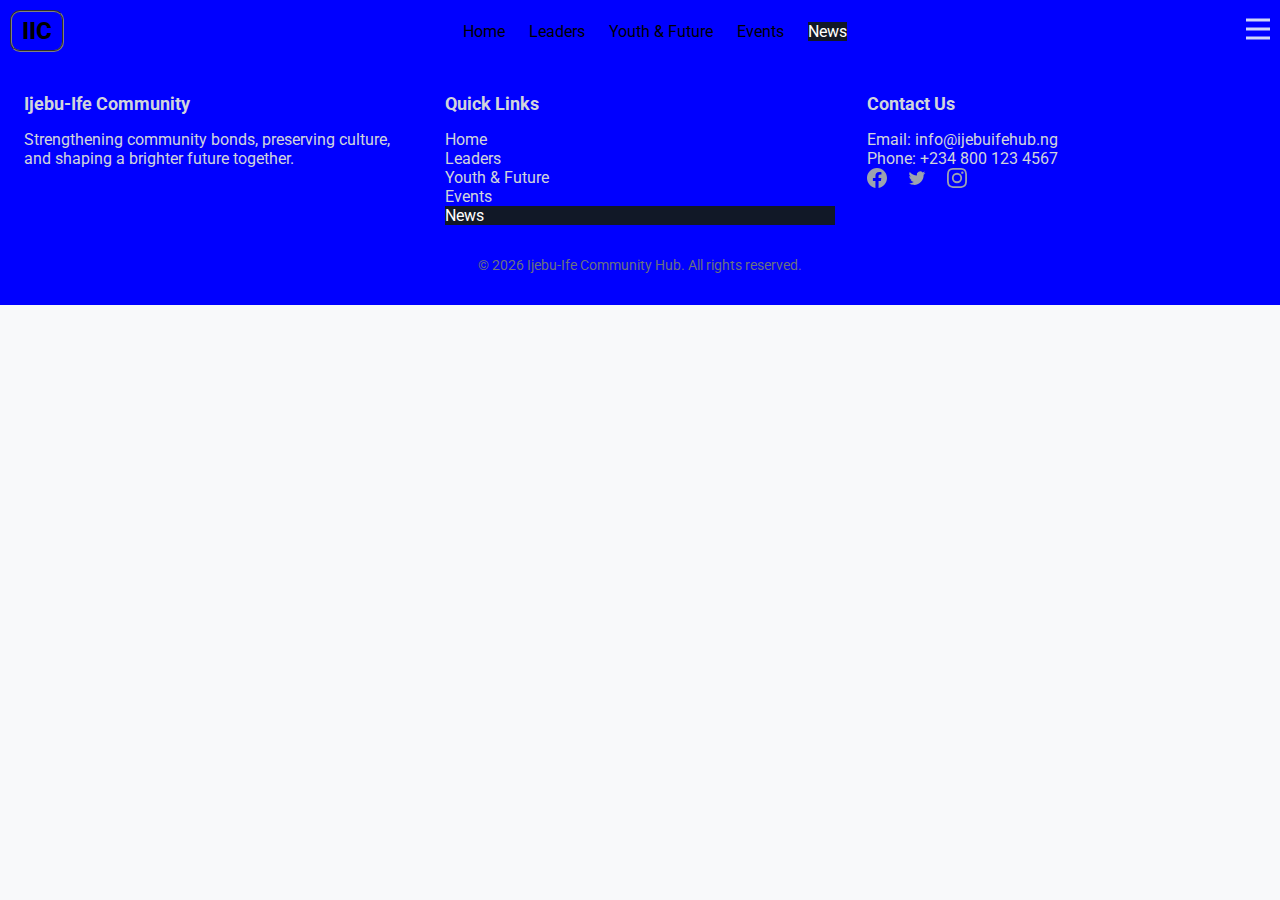
<file: html/news.html>
<!DOCTYPE html>
<html lang="en">
  <head>
    <meta charset="UTF-8" />
    <meta name="viewport" content="width=device-width, initial-scale=1.0" />
    <title>News</title>
    <link
      href="https://cdn.jsdelivr.net/npm/bootstrap@5.3.6/dist/css/bootstrap.min.css"
      rel="stylesheet"
      integrity="sha384-4Q6Gf2aSP4eDXB8Miphtr37CMZZQ5oXLH2yaXMJ2w8e2ZtHTl7GptT4jmndRuHDT"
      crossorigin="anonymous"
    />
    <link rel="stylesheet" href="/style.css" />
    <link rel="shortcut icon" href="/images/favicon.png" type="image/x-icon" />
  </head>
  <body>
    <div class="new">
      <!-- nav-bars  -->

      <header>
        <div class="m-2 nav">
          <div class="logo">IIC</div>
          <nav>
            <ul id="desktop-nav">
              <li class="tabs homes p-2 rounded">Home</li>
              <li class="tabs leaders p-2 rounded">Leaders</li>
              <li class="tabs youths p-2 rounded">Youth & Future</li>
              <li class="tabs events p-2 rounded">Events</li>
              <li class="tabs news p-2 rounded active">News</li>
            </ul>
          </nav>
          <div class="d-none menu-bar">
            <img src="/images/menu.png" alt="" />
          </div>
        </div>
      </header>

      <!-- Footer -->
      <footer>
        <div class="footer-grid">
          <div>
            <h4>Ijebu-Ife Community</h4>
            <p>
              Strengthening community bonds, preserving culture, and shaping a
              brighter future together.
            </p>
          </div>
          <div class="footer-links">
            <h4>Quick Links</h4>
          <li class="tabs homes  rounded">Home</li>
              <li class="tabs leaders  rounded">Leaders</li>

              <li class="tabs youths  rounded">Youth & Future</li>
              <li class="tabs events  rounded">Events</li>
              <li class="tabs news  rounded active">News</li>
          </div>
          <div>
            <h4>Contact Us</h4>
            <p>Email: info@ijebuifehub.ng<br />Phone: +234 800 123 4567</p>
            <div class="social-icons">
              <a href="#"
                ><svg
                  xmlns="http://www.w3.org/2000/svg"
                  width="20"
                  height="20"
                  fill="currentColor"
                  viewBox="0 0 24 24"
                >
                  <path
                    d="M24 12.073c0-6.627-5.373-12-12-12s-12 5.373-12 12c0 5.99 4.388 10.954 10.125 11.854v-8.385H7.078v-3.47h3.047V9.43c0-3.007 1.792-4.669 4.533-4.669 1.312 0 2.686.235 2.686.235v2.953H15.83c-1.491 0-1.956.925-1.956 1.874v2.25h3.328l-.532 3.47h-2.796v8.385C19.612 23.027 24 18.062 24 12.073z"
                  /></svg
              ></a>
              <a href="#"
                ><svg
                  xmlns="http://www.w3.org/2000/svg"
                  width="20"
                  height="20"
                  fill="currentColor"
                  viewBox="0 0 24 24"
                >
                  <path
                    d="M8.29 20.251c7.547 0 11.675-6.253 11.675-11.675 0-.178 0-.355-.012-.53A8.348 8.348 0 0022 5.92a8.19 8.19 0 01-2.357.646 4.118 4.118 0 001.804-2.27 8.224 8.224 0 01-2.605.996 4.107 4.107 0 00-6.993 3.743 11.65 11.65 0 01-8.457-4.287 4.106 4.106 0 001.27 5.477A4.072 4.072 0 012.8 9.713v.052a4.105 4.105 0 003.292 4.022 4.095 4.095 0 01-1.853.07 4.108 4.108 0 003.834 2.85A8.233 8.233 0 012 18.407a11.616 11.616 0 006.29 1.84"
                  /></svg
              ></a>
              <a href="#"
                ><svg
                  xmlns="http://www.w3.org/2000/svg"
                  width="20"
                  height="20"
                  fill="currentColor"
                  viewBox="0 0 24 24"
                >
                  <path
                    d="M12 2.163c3.204 0 3.584.012 4.85.07 3.252.148 4.771 1.691 4.919 4.919.058 1.265.069 1.645.069 4.849 0 3.205-.012 3.584-.069 4.849-.149 3.225-1.664 4.771-4.919 4.919-1.266.058-1.645.07-4.85.07-3.204 0-3.584-.012-4.849-.07-3.26-.149-4.771-1.699-4.919-4.92-.058-1.265-.07-1.644-.07-4.849 0-3.204.013-3.583.07-4.849.149-3.227 1.664-4.771 4.919-4.919 1.266-.057 1.645-.069 4.849-.069zM12 0C8.74 0 8.333.014 7.053.072 2.695.272.273 2.69.073 7.052.014 8.333 0 8.74 0 12c0 3.26.014 3.668.072 4.948.2 4.358 2.618 6.78 6.98 6.98C8.333 23.986 8.74 24 12 24c3.26 0 3.668-.014 4.948-.072 4.354-.2 6.782-2.618 6.979-6.98.059-1.28.073-1.689.073-4.948 0-3.26-.014-3.667-.072-4.947-.196-4.354-2.617-6.78-6.979-6.98C15.668.014 15.26 0 12 0zm0 5.838a6.162 6.162 0 100 12.324 6.162 6.162 0 000-12.324zM12 16a4 4 0 110-8 4 4 0 010 8zm6.406-11.845a1.44 1.44 0 100 2.881 1.44 1.44 0 000-2.881z"
                  /></svg
              ></a>
            </div>
          </div>
        </div>
       <div class="footer-bottom">
          &copy; <span class="date"></span> Ijebu-Ife Community Hub. All rights reserved.
        </div>
      </footer>
    </div>

    <script src="/script/all.js"></script>
    <script
      src="https://cdn.jsdelivr.net/npm/bootstrap@5.3.6/dist/js/bootstrap.bundle.min.js"
      integrity="sha384-j1CDi7MgGQ12Z7Qab0qlWQ/Qqz24Gc6BM0thvEMVjHnfYGF0rmFCozFSxQBxwHKO"
      crossorigin="anonymous"
    ></script>
  </body>
</html>
</file>
<file: style.css>
@import url('https://fonts.googleapis.com/css2?family=Bellefair&family=Poppins:ital,wght@0,100;0,200;0,300;0,400;0,500;0,600;0,700;0,800;0,900;1,100;1,200;1,300;1,400;1,500;1,600;1,700;1,800;1,900&family=Roboto:ital,wght@0,100..900;1,100..900&display=swap');

*{
    padding: 0;
    margin: 0;
    box-sizing: border-box;
}
 body {
      background-color: #f8f9fa;
      font-family: 'Roboto', sans-serif;
    }

.nav {
      display: flex;
      justify-content: space-between;
      align-items: center;
      background-color: blue;
      margin: 0 !important;
      /* height: 50px; */
      padding: 10px;
    }

    .logo {
      font-size: 1.5rem;
      font-weight: 800 ;
      padding: 5px 10px;
      cursor: pointer;
      border: 2px groove gray;
      border-radius: 10px;
      /* font-family:'Bellefair'; */
    }

    nav ul {
      list-style: none;
      display: flex;
      gap: 1.5rem;
    }

    .active{
      background-color: #111827;
      color: #fff;
    }

    nav ul li, .logo, .cell {
      position: relative;
      cursor: pointer;
      transition: all .5s;

    }
    nav ul li:hover{
        background-color: #111827;
        color: #fff;

    }

    nav ul li a {
      text-decoration: none;
      font-weight: 500;
      transition: color 0.3s ease;
    }

    nav ul li.active a,
    nav ul li a:hover {
      color: var(--primary-color);
    }


        .leader-card, .event-card {
      transition: transform 0.3s ease, box-shadow 0.3s ease;
      border: none;
      border-radius: 10px;
      overflow: hidden;
      background-color: #fff;
      cursor: pointer;
    }
    .leader-card:hover, .event-card:hover {
      transform: scale(1.05);
      box-shadow: 0 8px 16px rgba(0, 0, 0, 0.2);
    }
    .card-title {
      color: #2c3e50;
      font-weight: bold;
    }
    .card-text {
      color: #34495e;
      font-style: italic;
    }
    .header {
      background-color: blue;
      color: white;
      padding: 2rem;
      text-align: center;
      /* border-radius: 10px 10px 0 0; */
    }
    .event .container{
      padding: 2rem;
      
    }
    .avatar-img {
      width: 60px;
      height: 60px;
      border-radius: 50%;
      margin: 0 auto 15px auto;
      display: block;
    }
    .card-body {
      text-align: center;
    }
.event-img {
      width: 80%;
      max-height: 150px;
      border-top-right-radius: 10px;
      border-top-left-radius: 10px;
      margin: 0 auto 15px auto;
      display: block;
      object-fit: cover;
    }

    .search-div {
    background-color: #fff;
  display: flex;
  align-items: center;
  gap: 10px;
  /* margin-top: 10px; */
  padding:5px  10px;
  border-radius: 25px;
  /* width: fit-content; */
  box-shadow: 0 2px 5px rgba(0, 0, 0, 0.1);
}

.search-input {
  border: none;
  outline: none;
  padding: 8px 5px;
  font-size: 16px;
  background-color: transparent;
  width: 200px;
  color: #333;
}

.search-input::placeholder {
  color: #999;
}

.search-btn {
  background-color: blue;
  color: white;
  border: none;
  padding: 8px 20px;
  border-radius: 20px;
  cursor: pointer;
  font-size: 16px;
  transition: background-color 0.3s;
}

.search-btn:hover {
  background-color:blue;
}




    footer {
      background: blue;
      color: #d1d5db;
      padding: 2rem 1.5rem;
    }

    .footer-grid {
      display: grid;
      grid-template-columns: repeat(auto-fit, minmax(200px, 1fr));
      gap: 2rem;
      /* width: 100%; */
    }

    .footer-grid div h4 {
      font-size: 1.1rem;
      margin-bottom: 1rem;
    }
    .footer-links li{
        list-style-type: none;
        cursor: pointer;
    }

    .footer-links a {
      display: block;
      margin-bottom: 0.5rem;
      color: #9ca3af;
      text-decoration: none;
      transition: color 0.2s ease;
    }

    .footer-links a:hover {
      color: white;
    }

    .social-icons a {
      display: inline-block;
      margin-right: 1rem;
      color: #9ca3af;
      transition: color 0.2s ease;
    }

    .social-icons a:hover {
      color: white;
    }

    .footer-bottom {
      margin-top: 2rem;
      text-align: center;
      font-size: 0.875rem;
      color: #6b7280;
    }

    /* hero section  */
.hero {
    background-image: url(/assests/image.png);
    background-position: center;
    background-repeat: no-repeat;
    background-size: cover;
    height: 100vh;
    display: flex;
    justify-content: center;
    /* flex-direction: column; */
    align-items: center;
    text-align: center;
    color: #fff;
    padding: 20px 0;
}

.hero p {
    text-align: center;
    width: 32rem;
    margin: 20px auto;
}
.carousel-caption {
  background-color: rgba(148, 144, 144, 0.5);
  padding: 1rem;
  border-radius: 0.5rem;
}
.carousel-item .img{
width: 70%;
margin: auto;
height: 70vh;
}
.carousel-caption .cell{
  list-style-type: none;
}


.lead{
  display: flex;
  flex-direction: column;
  justify-content: center;
  width: 100%;
  margin: 10px auto;
  
}

.leads{
  width: 100% !important;
  margin: 20px auto !important;
}
.chief{
  width: 100% !important;
  display: flex;
  flex-direction: column;
  justify-content: center;
  gap: 20px;
  cursor: pointer;
  padding: 10px;
  margin: 10px 0;
  border-radius: 10px;
  text-align: center;
  box-shadow: inset 0 0 0 2px rgba(0, 0, 0, 0.4);
}
.chief:hover{
  box-shadow:  0 0 2px 5px rgba(0, 0, 0, 0.4);

  /* background-color: rgba(148, 144, 144, 0.5); */
  padding: 20px ;
  margin: 5px;
}
.imgs{
  height: 40vh !important;

  /* border: 2px solid red;  */
}
.youth .container{
  margin: 10px auto !important;
  width: 90% !important;
}
.chief img{
 border-radius: 20px;
}
.tuga{
  width: 80%;
  margin: 10px auto;
}
.more{
  width: 30%;
  margin: 10px auto;
}

.hidden{
  display: none;
}


    @media screen and (max-width:500px) {
      .nav{
        /* flex-direction: column; */
        position: relative;
      }
      nav ul{
        flex-direction: column;
        /* justify-content: ; */
        background-color:#ffffff;
        display: none;
        position: absolute;
        top: 70px;
        z-index: 1000;
        width: 50%;
        right: 0;
        padding: 20px;
      }
      .carousel-item .img{
width: 100%;
height: 50vh;
}

.hero p {
    width: 25rem;
}
      
    }
</file>
